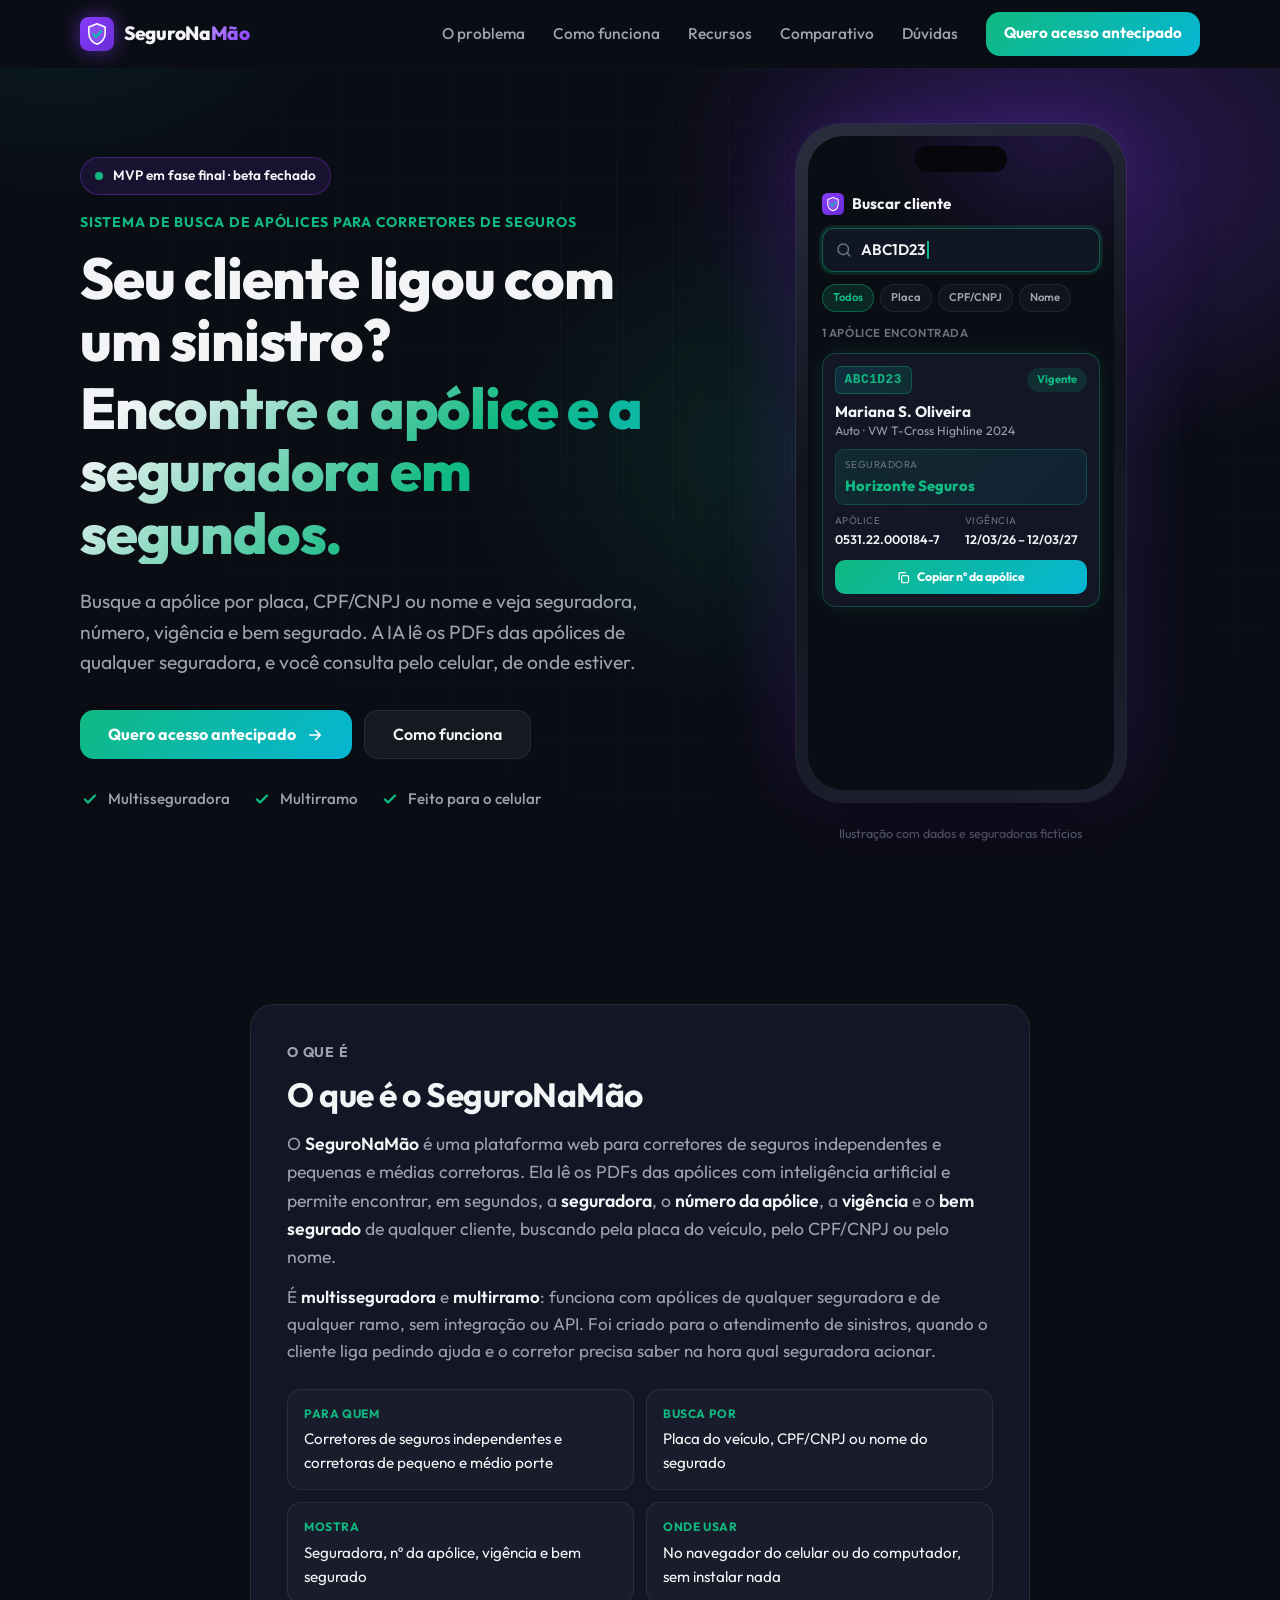
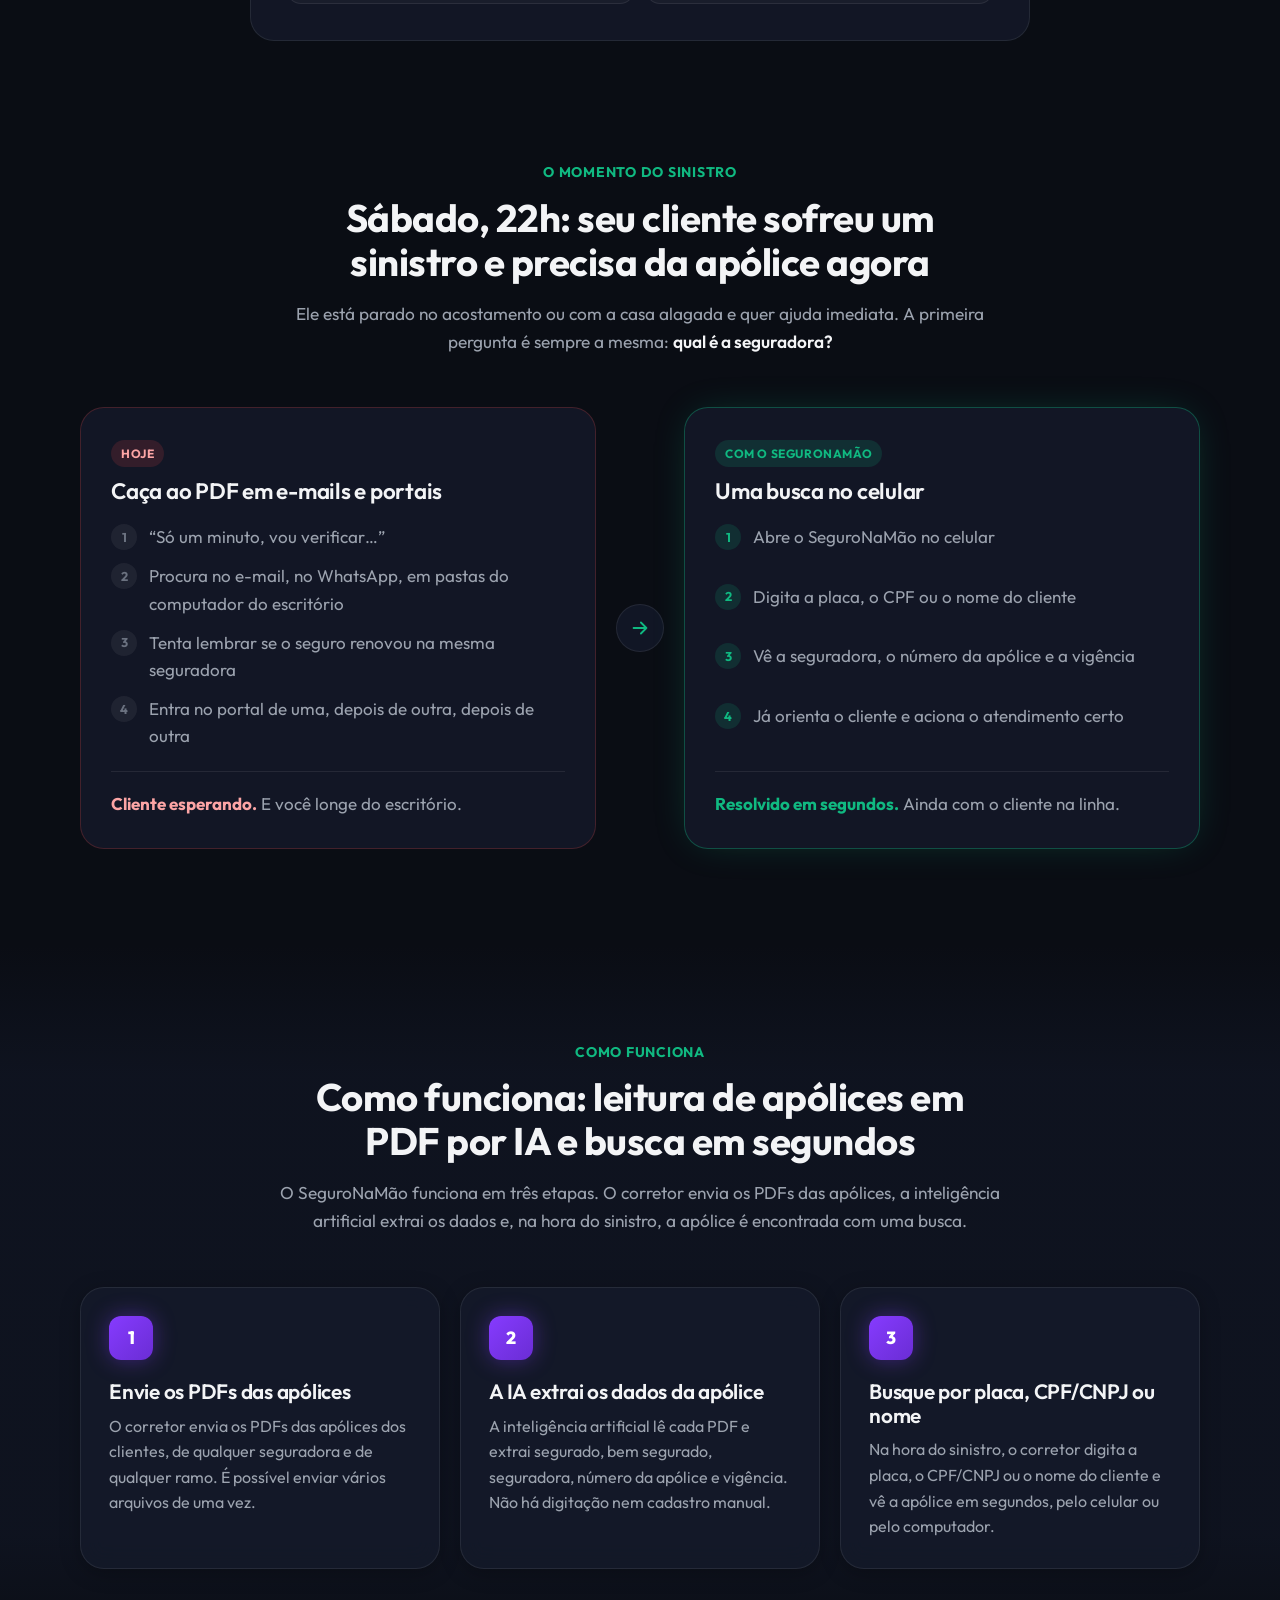
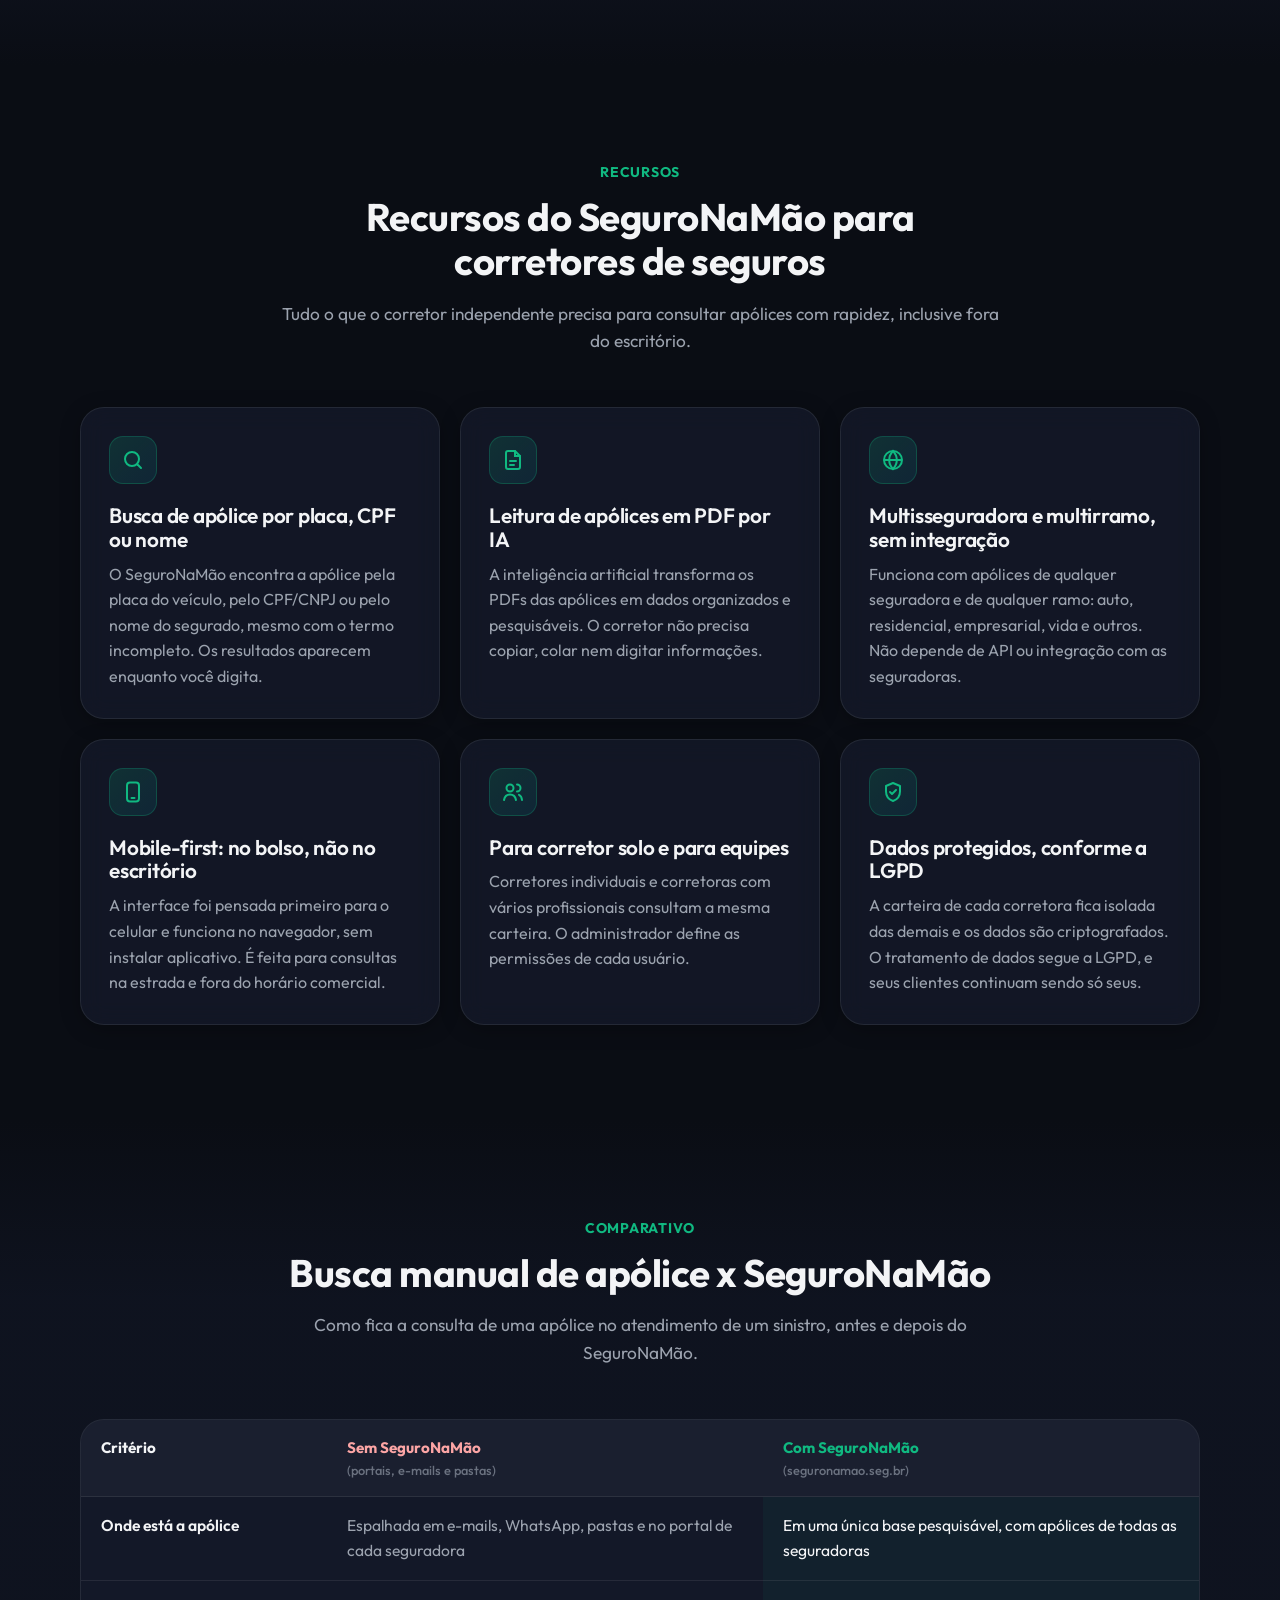
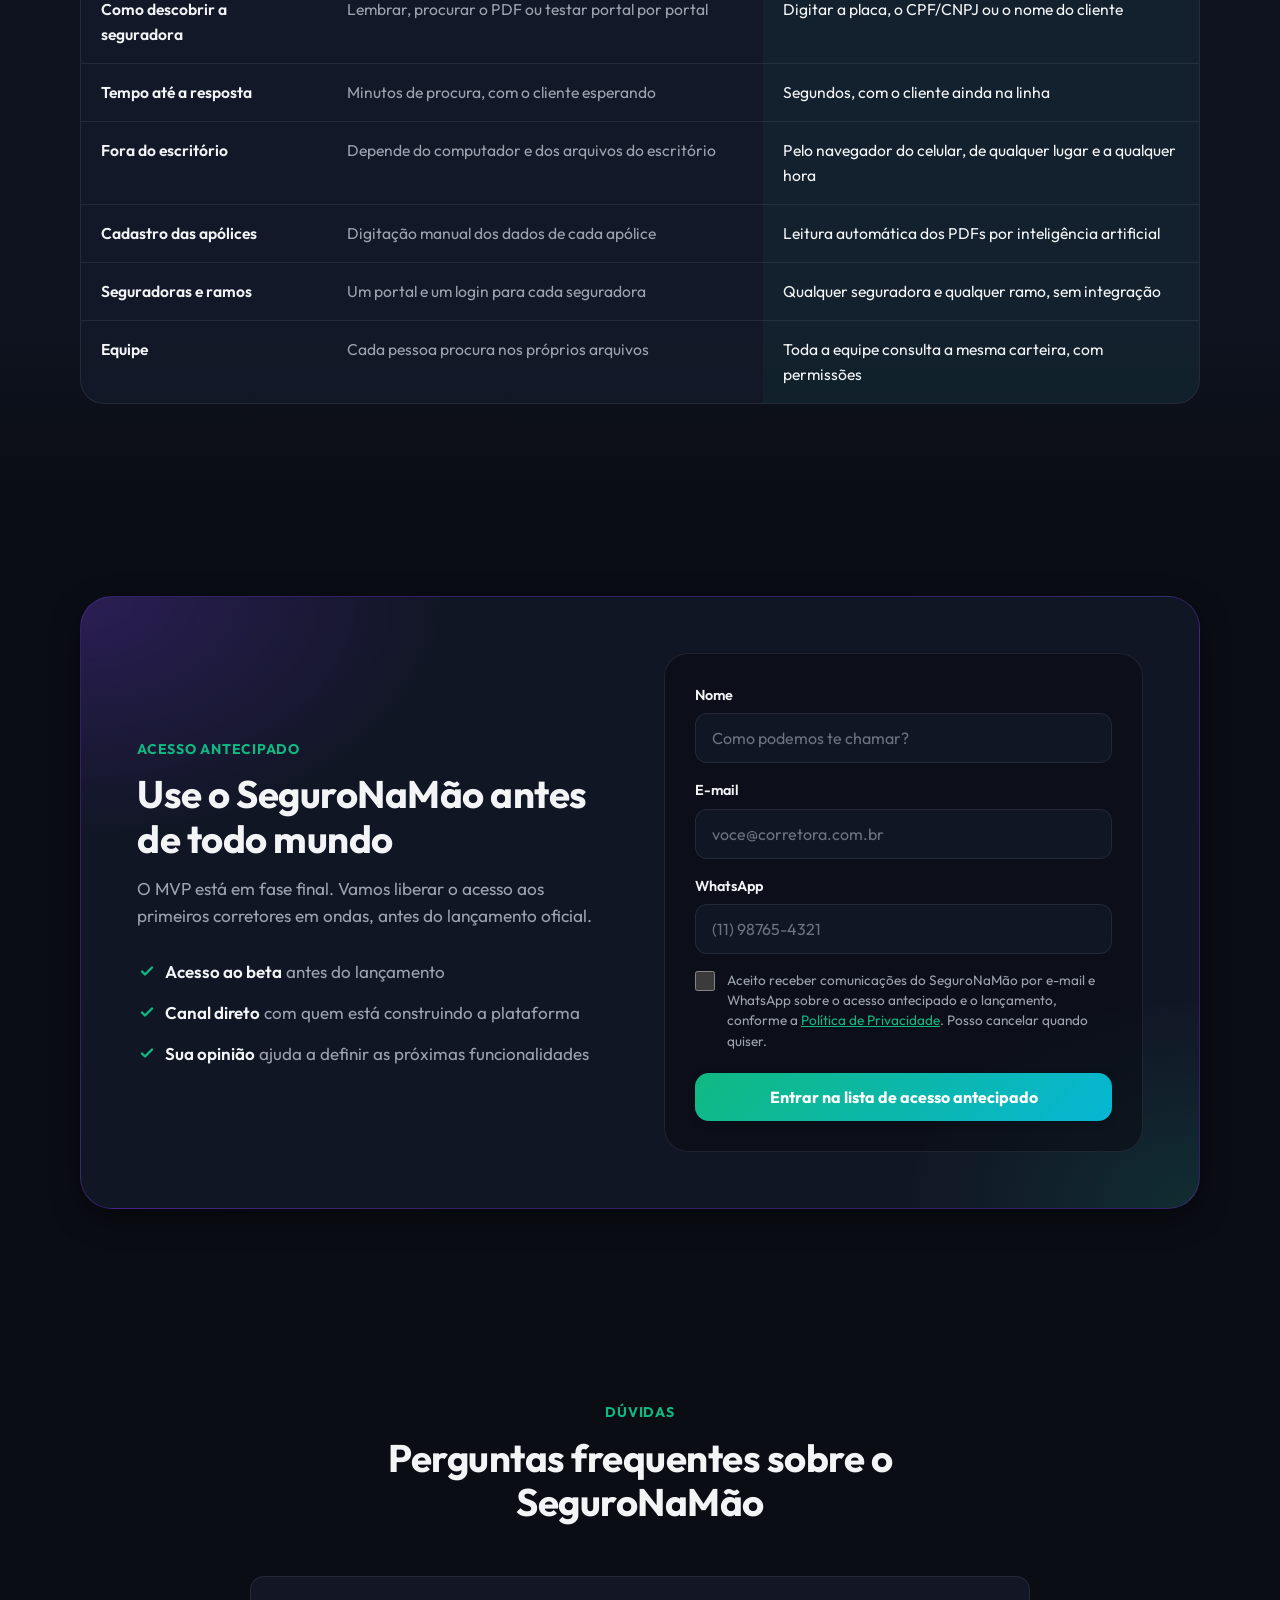
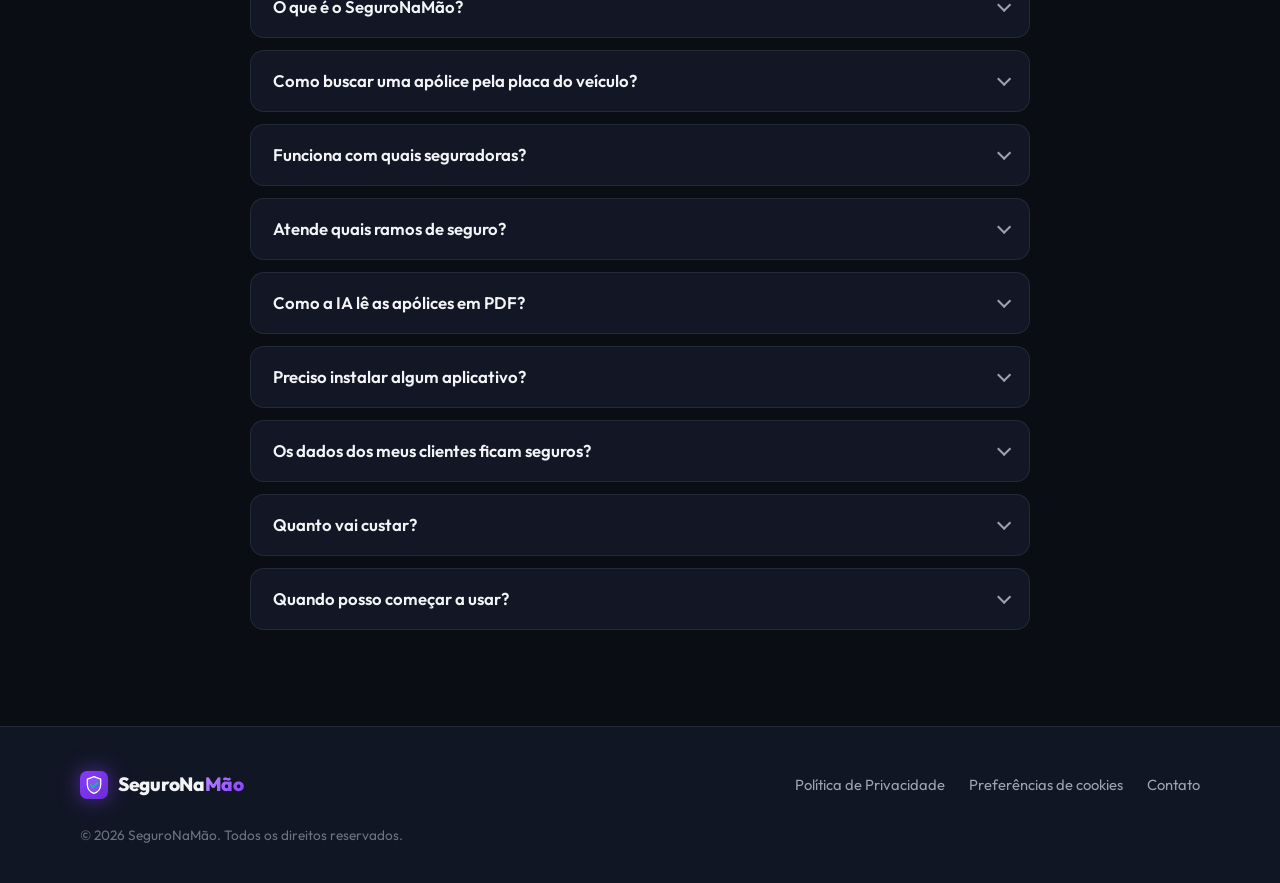
<file: index.html>
<!doctype html>
<html lang="pt-BR">
<head>
  <meta charset="utf-8">
  <meta name="viewport" content="width=device-width, initial-scale=1, viewport-fit=cover">
  <title>Busca de apólice por placa e CPF para corretor | SeguroNaMão</title>
  <meta name="description" content="Sistema para corretor de seguros: busque a apólice por placa, CPF ou nome em segundos, de qualquer seguradora. IA lê os PDFs. Peça acesso ao beta.">
  <link rel="canonical" href="https://seguronamao.seg.br/">
  <meta name="theme-color" content="#0a0d14">
  <link rel="icon" href="assets/logo.svg" type="image/svg+xml">

  <meta property="og:type" content="website">
  <meta property="og:locale" content="pt_BR">
  <meta property="og:site_name" content="SeguroNaMão">
  <meta property="og:url" content="https://seguronamao.seg.br/">
  <meta property="og:title" content="SeguroNaMão: a apólice do seu cliente em segundos, na hora do sinistro">
  <meta property="og:description" content="Busque a apólice por placa, CPF ou nome e saiba na hora qual é a seguradora. Funciona com qualquer seguradora e ramo. Acesso antecipado para corretores.">
  <meta name="twitter:card" content="summary_large_image">
  <!-- TODO: adicionar og:image / twitter:image (1200x630) -->

  <script type="application/ld+json">
  {
    "@context": "https://schema.org",
    "@graph": [
      {
        "@type": "Organization",
        "@id": "https://seguronamao.seg.br/#organization",
        "name": "SeguroNaMão",
        "legalName": "F T BADIA LTDA",
        "taxID": "44.282.415/0001-70",
        "url": "https://seguronamao.seg.br/",
        "logo": "https://seguronamao.seg.br/assets/logo.svg",
        "email": "contato@seguronamao.seg.br",
        "address": {
          "@type": "PostalAddress",
          "streetAddress": "Av. Copacabana, 953",
          "addressLocality": "Porto Alegre",
          "addressRegion": "RS",
          "addressCountry": "BR"
        }
      },
      {
        "@type": "WebSite",
        "@id": "https://seguronamao.seg.br/#website",
        "url": "https://seguronamao.seg.br/",
        "name": "SeguroNaMão",
        "inLanguage": "pt-BR",
        "publisher": { "@id": "https://seguronamao.seg.br/#organization" }
      },
      {
        "@type": "SoftwareApplication",
        "@id": "https://seguronamao.seg.br/#software",
        "name": "SeguroNaMão",
        "url": "https://seguronamao.seg.br/",
        "description": "Plataforma web para corretores de seguros que lê PDFs de apólices com inteligência artificial e permite buscar, por placa, CPF/CNPJ ou nome do segurado, a seguradora, o número da apólice, a vigência e o bem segurado. Funciona com qualquer seguradora e qualquer ramo, sem integração com as seguradoras.",
        "applicationCategory": "BusinessApplication",
        "applicationSubCategory": "Gestão de apólices para corretoras de seguros",
        "operatingSystem": "Web (navegador do celular ou do computador)",
        "inLanguage": "pt-BR",
        "audience": {
          "@type": "BusinessAudience",
          "audienceType": "Corretores de seguros independentes e pequenas e médias corretoras no Brasil"
        },
        "featureList": [
          "Busca de apólice por placa do veículo, CPF/CNPJ ou nome do segurado",
          "Leitura automática de apólices em PDF por inteligência artificial",
          "Funciona com qualquer seguradora e qualquer ramo, sem integração ou API",
          "Interface mobile-first, acessível pelo navegador do celular",
          "Acesso para equipes com permissões definidas pelo administrador",
          "Carteira isolada por corretora e dados criptografados, conforme a LGPD"
        ],
        "publisher": { "@id": "https://seguronamao.seg.br/#organization" }
      },
      {
        "@type": "FAQPage",
        "@id": "https://seguronamao.seg.br/#faq",
        "mainEntity": [
          {
            "@type": "Question",
            "name": "O que é o SeguroNaMão?",
            "acceptedAnswer": { "@type": "Answer", "text": "O SeguroNaMão é uma plataforma web para corretores de seguros que encontra a apólice de um cliente em segundos. Você busca pela placa, pelo CPF/CNPJ ou pelo nome e vê a seguradora, o número da apólice, a vigência e o bem segurado. Foi feito para o atendimento de sinistros, quando o cliente liga pedindo ajuda." }
          },
          {
            "@type": "Question",
            "name": "Como buscar uma apólice pela placa do veículo?",
            "acceptedAnswer": { "@type": "Answer", "text": "No SeguroNaMão, basta digitar a placa no campo de busca, mesmo incompleta. A plataforma mostra a apólice vinculada ao veículo, com a seguradora, o número da apólice e a vigência. A mesma busca funciona por CPF/CNPJ ou nome do segurado." }
          },
          {
            "@type": "Question",
            "name": "Funciona com quais seguradoras?",
            "acceptedAnswer": { "@type": "Answer", "text": "Com todas. O SeguroNaMão é multisseguradora e não depende de integração ou API com as seguradoras: ele lê os PDFs das apólices que você já recebe. Se você tem a apólice em PDF, consegue buscá-la." }
          },
          {
            "@type": "Question",
            "name": "Atende quais ramos de seguro?",
            "acceptedAnswer": { "@type": "Answer", "text": "O SeguroNaMão é multirramo: auto, residencial, empresarial e outros ramos são consultados da mesma forma. A busca é feita pelo nome ou documento do segurado e, no caso de veículos, também pela placa." }
          },
          {
            "@type": "Question",
            "name": "Como a IA lê as apólices em PDF?",
            "acceptedAnswer": { "@type": "Answer", "text": "Você envia os PDFs das apólices e a inteligência artificial do SeguroNaMão extrai automaticamente o segurado, o bem, a seguradora, o número da apólice e a vigência. Não é preciso digitar nem cadastrar nada manualmente." }
          },
          {
            "@type": "Question",
            "name": "Preciso instalar algum aplicativo?",
            "acceptedAnswer": { "@type": "Answer", "text": "Não. O SeguroNaMão funciona direto no navegador do celular ou do computador. No celular, você pode adicioná-lo à tela inicial para abrir como um app." }
          },
          {
            "@type": "Question",
            "name": "Os dados dos meus clientes ficam seguros?",
            "acceptedAnswer": { "@type": "Answer", "text": "Sim. Cada corretora tem sua carteira isolada das demais, os dados são criptografados e o tratamento segue a LGPD. Ninguém de fora da sua corretora tem acesso aos seus clientes." }
          },
          {
            "@type": "Question",
            "name": "Quanto vai custar?",
            "acceptedAnswer": { "@type": "Answer", "text": "Os planos serão anunciados no lançamento, com opções para corretor individual e para corretoras com equipe. Quem está na lista de acesso antecipado fica sabendo primeiro." }
          },
          {
            "@type": "Question",
            "name": "Quando posso começar a usar?",
            "acceptedAnswer": { "@type": "Answer", "text": "O MVP está em fase final e o beta será liberado aos poucos para quem está na lista, por ordem de cadastro. Você recebe o convite por e-mail e WhatsApp." }
          }
        ]
      }
    ]
  }
  </script>

  <link rel="preconnect" href="https://fonts.googleapis.com">
  <link rel="preconnect" href="https://fonts.gstatic.com" crossorigin>
  <link href="https://fonts.googleapis.com/css2?family=Outfit:wght@300;400;500;600;700;800&display=swap" rel="stylesheet">
  <link rel="stylesheet" href="css/styles.css">
</head>
<body>
  <a class="skip-link" href="#conteudo">Pular para o conteúdo</a>

  <!-- ============ HEADER ============ -->
  <header class="site-header">
    <div class="container header-inner">
      <a class="brand" href="#topo" aria-label="SeguroNaMão — início">
        <img src="assets/logo.svg" alt="" width="34" height="34">
        <span class="brand-name">SeguroNa<span>Mão</span></span>
      </a>

      <button class="nav-toggle" type="button" aria-expanded="false" aria-controls="site-nav" aria-label="Abrir menu">
        <span></span><span></span>
      </button>

      <nav id="site-nav" class="site-nav" aria-label="Principal">
        <a href="#o-problema">O problema</a>
        <a href="#como-funciona">Como funciona</a>
        <a href="#recursos">Recursos</a>
        <a href="#comparativo">Comparativo</a>
        <a href="#faq">Dúvidas</a>
        <a class="btn btn-primary btn-sm" href="#acesso">Quero acesso antecipado</a>
      </nav>
    </div>
  </header>

  <main id="conteudo">
    <!-- ============ HERO ============ -->
    <section class="hero" id="topo">
      <div class="hero-glow" aria-hidden="true"></div>
      <div class="container hero-inner">
        <div class="hero-copy">
          <span class="pill"><span class="pulse-indicator" aria-hidden="true"></span> MVP em fase final · beta fechado</span>
          <p class="overline hero-overline">Sistema de busca de apólices para corretores de seguros</p>
          <h1>
            Seu cliente ligou com um sinistro?
            <span class="text-gradient">Encontre a apólice e a seguradora em segundos.</span>
          </h1>
          <p class="lead">
            Busque a apólice por placa, CPF/CNPJ ou nome e veja seguradora, número, vigência e bem segurado. A IA lê os PDFs das apólices de qualquer seguradora, e você consulta pelo celular, de onde estiver.
          </p>
          <div class="hero-actions">
            <a class="btn btn-primary" href="#acesso">
              Quero acesso antecipado
              <svg width="18" height="18" viewBox="0 0 24 24" fill="none" aria-hidden="true"><path d="M5 12h14m-6-6 6 6-6 6" stroke="currentColor" stroke-width="2.2" stroke-linecap="round" stroke-linejoin="round"/></svg>
            </a>
            <a class="btn btn-secondary" href="#como-funciona">Como funciona</a>
          </div>
          <ul class="hero-points">
            <li><svg viewBox="0 0 20 20" aria-hidden="true"><path d="m5 10.5 3 3 7-7" /></svg>Multisseguradora</li>
            <li><svg viewBox="0 0 20 20" aria-hidden="true"><path d="m5 10.5 3 3 7-7" /></svg>Multirramo</li>
            <li><svg viewBox="0 0 20 20" aria-hidden="true"><path d="m5 10.5 3 3 7-7" /></svg>Feito para o celular</li>
          </ul>
        </div>

        <!-- Mockup do app (dados fictícios) -->
        <div class="hero-visual" aria-label="Demonstração: busca de apólice no SeguroNaMão" role="img">
          <div class="phone">
            <div class="phone-notch" aria-hidden="true"></div>
            <div class="phone-screen" aria-hidden="true">
              <div class="app-top">
                <img src="assets/logo.svg" alt="" width="22" height="22">
                <span>Buscar cliente</span>
              </div>
              <div class="app-search">
                <svg viewBox="0 0 24 24" width="18" height="18" fill="none"><circle cx="11" cy="11" r="7" stroke="currentColor" stroke-width="2"/><path d="m20 20-3.5-3.5" stroke="currentColor" stroke-width="2" stroke-linecap="round"/></svg>
                <span id="demo-query" class="app-query"></span><span class="caret"></span>
              </div>
              <div class="app-chips">
                <span class="chip is-active">Todos</span><span class="chip">Placa</span><span class="chip">CPF/CNPJ</span><span class="chip">Nome</span>
              </div>

              <div id="demo-results" class="app-results">
                <p id="demo-count" class="app-count"></p>

                <article class="policy-card" data-kind="auto">
                  <header class="policy-head">
                    <span class="badge-plate">ABC1D23</span>
                    <span class="badge-active">Vigente</span>
                  </header>
                  <p class="policy-holder">Mariana S. Oliveira</p>
                  <p class="policy-object">Auto · VW T-Cross Highline 2024</p>
                  <dl class="policy-grid">
                    <div class="policy-insurer"><dt>Seguradora</dt><dd>Horizonte Seguros</dd></div>
                    <div><dt>Apólice</dt><dd>0531.22.000184-7</dd></div>
                    <div><dt>Vigência</dt><dd>12/03/26 – 12/03/27</dd></div>
                  </dl>
                  <span class="policy-action">
                    <svg viewBox="0 0 24 24" width="15" height="15" fill="none"><rect x="9" y="9" width="11" height="11" rx="2" stroke="currentColor" stroke-width="2"/><path d="M5 15V6a2 2 0 0 1 2-2h8" stroke="currentColor" stroke-width="2" stroke-linecap="round"/></svg>
                    Copiar nº da apólice
                  </span>
                </article>

                <article class="policy-card policy-card-compact" data-kind="home">
                  <header class="policy-head">
                    <span class="badge-kind">Residencial</span>
                    <span class="badge-active">Vigente</span>
                  </header>
                  <p class="policy-object">R. das Palmeiras, 210 · Campinas/SP</p>
                  <dl class="policy-grid">
                    <div class="policy-insurer"><dt>Seguradora</dt><dd>Atlântica Seguros</dd></div>
                    <div><dt>Apólice</dt><dd>77.410.0093</dd></div>
                  </dl>
                </article>
              </div>
            </div>
          </div>
          <p class="mock-note">Ilustração com dados e seguradoras fictícios</p>
        </div>
      </div>
    </section>

    <!-- ============ O QUE É ============ -->
    <section class="section section-define" id="o-que-e">
      <div class="container container-narrow">
        <div class="define reveal">
          <p class="overline">O que é</p>
          <h2>O que é o SeguroNaMão</h2>
          <p class="define-lead">O <strong>SeguroNaMão</strong> é uma plataforma web para corretores de seguros independentes e pequenas e médias corretoras. Ela lê os PDFs das apólices com inteligência artificial e permite encontrar, em segundos, a <strong>seguradora</strong>, o <strong>número da apólice</strong>, a <strong>vigência</strong> e o <strong>bem segurado</strong> de qualquer cliente, buscando pela placa do veículo, pelo CPF/CNPJ ou pelo nome.</p>
          <p>É <strong>multisseguradora</strong> e <strong>multirramo</strong>: funciona com apólices de qualquer seguradora e de qualquer ramo, sem integração ou API. Foi criado para o atendimento de sinistros, quando o cliente liga pedindo ajuda e o corretor precisa saber na hora qual seguradora acionar.</p>
          <dl class="define-facts">
            <div><dt>Para quem</dt><dd>Corretores de seguros independentes e corretoras de pequeno e médio porte</dd></div>
            <div><dt>Busca por</dt><dd>Placa do veículo, CPF/CNPJ ou nome do segurado</dd></div>
            <div><dt>Mostra</dt><dd>Seguradora, nº da apólice, vigência e bem segurado</dd></div>
            <div><dt>Onde usar</dt><dd>No navegador do celular ou do computador, sem instalar nada</dd></div>
          </dl>
        </div>
      </div>
    </section>

    <!-- ============ O PROBLEMA ============ -->
    <section class="section" id="o-problema">
      <div class="container">
        <div class="section-head reveal">
          <p class="overline">O momento do sinistro</p>
          <h2>Sábado, 22h: seu cliente sofreu um sinistro e precisa da apólice agora</h2>
          <p class="section-lead">Ele está parado no acostamento ou com a casa alagada e quer ajuda imediata. A primeira pergunta é sempre a mesma: <em>qual é a seguradora?</em></p>
        </div>

        <div class="compare">
          <article class="compare-card compare-before reveal">
            <header>
              <span class="compare-tag">Hoje</span>
              <h3>Caça ao PDF em e-mails e portais</h3>
            </header>
            <ol class="steps-list">
              <li>“Só um minuto, vou verificar…”</li>
              <li>Procura no e-mail, no WhatsApp, em pastas do computador do escritório</li>
              <li>Tenta lembrar se o seguro renovou na mesma seguradora</li>
              <li>Entra no portal de uma, depois de outra, depois de outra</li>
            </ol>
            <p class="compare-result"><strong>Cliente esperando.</strong> E você longe do escritório.</p>
          </article>

          <div class="compare-arrow" aria-hidden="true">
            <svg viewBox="0 0 24 24" fill="none"><path d="M5 12h14m-6-6 6 6-6 6" stroke="currentColor" stroke-width="2" stroke-linecap="round" stroke-linejoin="round"/></svg>
          </div>

          <article class="compare-card compare-after reveal">
            <header>
              <span class="compare-tag">Com o SeguroNaMão</span>
              <h3>Uma busca no celular</h3>
            </header>
            <ol class="steps-list">
              <li>Abre o SeguroNaMão no celular</li>
              <li>Digita a placa, o CPF ou o nome do cliente</li>
              <li>Vê a seguradora, o número da apólice e a vigência</li>
              <li>Já orienta o cliente e aciona o atendimento certo</li>
            </ol>
            <p class="compare-result"><strong>Resolvido em segundos.</strong> Ainda com o cliente na linha.</p>
          </article>
        </div>
      </div>
    </section>

    <!-- ============ COMO FUNCIONA ============ -->
    <section class="section section-alt" id="como-funciona">
      <div class="container">
        <div class="section-head reveal">
          <p class="overline">Como funciona</p>
          <h2>Como funciona: leitura de apólices em PDF por IA e busca em segundos</h2>
          <p class="section-lead">O SeguroNaMão funciona em três etapas. O corretor envia os PDFs das apólices, a inteligência artificial extrai os dados e, na hora do sinistro, a apólice é encontrada com uma busca.</p>
        </div>

        <ol class="how">
          <li class="how-step glass-card reveal">
            <span class="how-num">1</span>
            <h3>Envie os PDFs das apólices</h3>
            <p>O corretor envia os PDFs das apólices dos clientes, de qualquer seguradora e de qualquer ramo. É possível enviar vários arquivos de uma vez.</p>
          </li>
          <li class="how-step glass-card reveal">
            <span class="how-num">2</span>
            <h3>A IA extrai os dados da apólice</h3>
            <p>A inteligência artificial lê cada PDF e extrai segurado, bem segurado, seguradora, número da apólice e vigência. Não há digitação nem cadastro manual.</p>
          </li>
          <li class="how-step glass-card reveal">
            <span class="how-num">3</span>
            <h3>Busque por placa, CPF/CNPJ ou nome</h3>
            <p>Na hora do sinistro, o corretor digita a placa, o CPF/CNPJ ou o nome do cliente e vê a apólice em segundos, pelo celular ou pelo computador.</p>
          </li>
        </ol>
      </div>
    </section>

    <!-- ============ RECURSOS ============ -->
    <section class="section" id="recursos">
      <div class="container">
        <div class="section-head reveal">
          <p class="overline">Recursos</p>
          <h2>Recursos do SeguroNaMão para corretores de seguros</h2>
          <p class="section-lead">Tudo o que o corretor independente precisa para consultar apólices com rapidez, inclusive fora do escritório.</p>
        </div>

        <div class="features">
          <article class="feature glass-card reveal">
            <div class="feature-icon" aria-hidden="true">
              <svg viewBox="0 0 24 24" fill="none"><circle cx="11" cy="11" r="7" stroke="currentColor" stroke-width="2"/><path d="m20 20-3.5-3.5" stroke="currentColor" stroke-width="2" stroke-linecap="round"/></svg>
            </div>
            <h3>Busca de apólice por placa, CPF ou nome</h3>
            <p>O SeguroNaMão encontra a apólice pela placa do veículo, pelo CPF/CNPJ ou pelo nome do segurado, mesmo com o termo incompleto. Os resultados aparecem enquanto você digita.</p>
          </article>

          <article class="feature glass-card reveal">
            <div class="feature-icon" aria-hidden="true">
              <svg viewBox="0 0 24 24" fill="none"><path d="M14 3H7a2 2 0 0 0-2 2v14a2 2 0 0 0 2 2h10a2 2 0 0 0 2-2V8l-5-5Z" stroke="currentColor" stroke-width="2" stroke-linejoin="round"/><path d="M14 3v5h5M9 13h6M9 17h4" stroke="currentColor" stroke-width="2" stroke-linecap="round"/></svg>
            </div>
            <h3>Leitura de apólices em PDF por IA</h3>
            <p>A inteligência artificial transforma os PDFs das apólices em dados organizados e pesquisáveis. O corretor não precisa copiar, colar nem digitar informações.</p>
          </article>

          <article class="feature glass-card reveal">
            <div class="feature-icon" aria-hidden="true">
              <svg viewBox="0 0 24 24" fill="none"><circle cx="12" cy="12" r="9" stroke="currentColor" stroke-width="2"/><path d="M3 12h18M12 3c2.5 2.6 3.8 5.6 3.8 9s-1.3 6.4-3.8 9c-2.5-2.6-3.8-5.6-3.8-9S9.5 5.6 12 3Z" stroke="currentColor" stroke-width="2"/></svg>
            </div>
            <h3>Multisseguradora e multirramo, sem integração</h3>
            <p>Funciona com apólices de qualquer seguradora e de qualquer ramo: auto, residencial, empresarial, vida e outros. Não depende de API ou integração com as seguradoras.</p>
          </article>

          <article class="feature glass-card reveal">
            <div class="feature-icon" aria-hidden="true">
              <svg viewBox="0 0 24 24" fill="none"><rect x="6" y="2.5" width="12" height="19" rx="3" stroke="currentColor" stroke-width="2"/><path d="M10.5 18h3" stroke="currentColor" stroke-width="2" stroke-linecap="round"/></svg>
            </div>
            <h3>Mobile-first: no bolso, não no escritório</h3>
            <p>A interface foi pensada primeiro para o celular e funciona no navegador, sem instalar aplicativo. É feita para consultas na estrada e fora do horário comercial.</p>
          </article>

          <article class="feature glass-card reveal">
            <div class="feature-icon" aria-hidden="true">
              <svg viewBox="0 0 24 24" fill="none"><circle cx="9" cy="8" r="3.5" stroke="currentColor" stroke-width="2"/><path d="M3 20c.6-3.4 3-5.5 6-5.5s5.4 2.1 6 5.5" stroke="currentColor" stroke-width="2" stroke-linecap="round"/><path d="M16 4.5a3.5 3.5 0 0 1 0 7M18 14.8c1.7.8 2.8 2.6 3 5.2" stroke="currentColor" stroke-width="2" stroke-linecap="round"/></svg>
            </div>
            <h3>Para corretor solo e para equipes</h3>
            <p>Corretores individuais e corretoras com vários profissionais consultam a mesma carteira. O administrador define as permissões de cada usuário.</p>
          </article>

          <article class="feature glass-card reveal" id="seguranca">
            <div class="feature-icon" aria-hidden="true">
              <svg viewBox="0 0 24 24" fill="none"><path d="M12 3 5 6v5.5c0 4.4 3 8.1 7 9.5 4-1.4 7-5.1 7-9.5V6l-7-3Z" stroke="currentColor" stroke-width="2" stroke-linejoin="round"/><path d="m9 12 2 2 4-4" stroke="currentColor" stroke-width="2" stroke-linecap="round" stroke-linejoin="round"/></svg>
            </div>
            <h3>Dados protegidos, conforme a LGPD</h3>
            <p>A carteira de cada corretora fica isolada das demais e os dados são criptografados. O tratamento de dados segue a LGPD, e seus clientes continuam sendo só seus.</p>
          </article>
        </div>
      </div>
    </section>

    <!-- ============ COMPARATIVO ============ -->
    <section class="section section-alt" id="comparativo">
      <div class="container">
        <div class="section-head reveal">
          <p class="overline">Comparativo</p>
          <h2>Busca manual de apólice x SeguroNaMão</h2>
          <p class="section-lead">Como fica a consulta de uma apólice no atendimento de um sinistro, antes e depois do SeguroNaMão.</p>
        </div>

        <div class="table-wrap reveal">
          <table class="compare-table">
            <caption class="sr-only">Comparativo entre a busca manual de apólices e o SeguroNaMão</caption>
            <thead>
              <tr>
                <th scope="col">Critério</th>
                <th scope="col">Sem SeguroNaMão <span>(portais, e-mails e pastas)</span></th>
                <th scope="col">Com SeguroNaMão <span>(seguronamao.seg.br)</span></th>
              </tr>
            </thead>
            <tbody>
              <tr>
                <th scope="row">Onde está a apólice</th>
                <td data-label="Sem SeguroNaMão">Espalhada em e-mails, WhatsApp, pastas e no portal de cada seguradora</td>
                <td data-label="Com SeguroNaMão">Em uma única base pesquisável, com apólices de todas as seguradoras</td>
              </tr>
              <tr>
                <th scope="row">Como descobrir a seguradora</th>
                <td data-label="Sem SeguroNaMão">Lembrar, procurar o PDF ou testar portal por portal</td>
                <td data-label="Com SeguroNaMão">Digitar a placa, o CPF/CNPJ ou o nome do cliente</td>
              </tr>
              <tr>
                <th scope="row">Tempo até a resposta</th>
                <td data-label="Sem SeguroNaMão">Minutos de procura, com o cliente esperando</td>
                <td data-label="Com SeguroNaMão">Segundos, com o cliente ainda na linha</td>
              </tr>
              <tr>
                <th scope="row">Fora do escritório</th>
                <td data-label="Sem SeguroNaMão">Depende do computador e dos arquivos do escritório</td>
                <td data-label="Com SeguroNaMão">Pelo navegador do celular, de qualquer lugar e a qualquer hora</td>
              </tr>
              <tr>
                <th scope="row">Cadastro das apólices</th>
                <td data-label="Sem SeguroNaMão">Digitação manual dos dados de cada apólice</td>
                <td data-label="Com SeguroNaMão">Leitura automática dos PDFs por inteligência artificial</td>
              </tr>
              <tr>
                <th scope="row">Seguradoras e ramos</th>
                <td data-label="Sem SeguroNaMão">Um portal e um login para cada seguradora</td>
                <td data-label="Com SeguroNaMão">Qualquer seguradora e qualquer ramo, sem integração</td>
              </tr>
              <tr>
                <th scope="row">Equipe</th>
                <td data-label="Sem SeguroNaMão">Cada pessoa procura nos próprios arquivos</td>
                <td data-label="Com SeguroNaMão">Toda a equipe consulta a mesma carteira, com permissões</td>
              </tr>
            </tbody>
          </table>
        </div>
      </div>
    </section>

    <!-- ============ ACESSO ANTECIPADO ============ -->
    <section class="section section-cta" id="acesso">
      <div class="container">
        <div class="cta-panel reveal">
          <div class="cta-copy">
            <p class="overline">Acesso antecipado</p>
            <h2>Use o SeguroNaMão antes de todo mundo</h2>
            <p class="section-lead">O MVP está em fase final. Vamos liberar o acesso aos primeiros corretores em ondas, antes do lançamento oficial.</p>
            <ul class="benefits">
              <li><svg viewBox="0 0 20 20" aria-hidden="true"><path d="m5 10.5 3 3 7-7" /></svg><span><strong>Acesso ao beta</strong> antes do lançamento</span></li>
              <li><svg viewBox="0 0 20 20" aria-hidden="true"><path d="m5 10.5 3 3 7-7" /></svg><span><strong>Canal direto</strong> com quem está construindo a plataforma</span></li>
              <li><svg viewBox="0 0 20 20" aria-hidden="true"><path d="m5 10.5 3 3 7-7" /></svg><span><strong>Sua opinião</strong> ajuda a definir as próximas funcionalidades</span></li>
            </ul>
          </div>

          <div class="cta-form">
            <form id="lead-form" class="lead-form" novalidate>
              <div class="field">
                <label for="lead-nome">Nome</label>
                <input id="lead-nome" name="nome" type="text" autocomplete="name" placeholder="Como podemos te chamar?" required>
                <p class="field-error" aria-live="polite"></p>
              </div>
              <div class="field">
                <label for="lead-email">E-mail</label>
                <input id="lead-email" name="email" type="email" autocomplete="email" inputmode="email" placeholder="voce@corretora.com.br" required>
                <p class="field-error" aria-live="polite"></p>
              </div>
              <div class="field">
                <label for="lead-whatsapp">WhatsApp</label>
                <input id="lead-whatsapp" name="whatsapp" type="tel" autocomplete="tel-national" inputmode="numeric" placeholder="(11) 98765-4321" required>
                <p class="field-error" aria-live="polite"></p>
              </div>

              <!-- Honeypot anti-spam -->
              <div class="hp" aria-hidden="true">
                <label for="lead-site">Site da empresa</label>
                <input id="lead-site" name="empresa_site" type="text" tabindex="-1" autocomplete="off">
              </div>

              <div class="field field-check">
                <label class="check">
                  <input name="consentimento" type="checkbox" required>
                  <span>Aceito receber comunicações do SeguroNaMão por e-mail e WhatsApp sobre o acesso antecipado e o lançamento, conforme a <a href="privacidade.html" target="_blank" rel="noopener">Política de Privacidade</a>. Posso cancelar quando quiser.</span>
                </label>
                <p class="field-error" aria-live="polite"></p>
              </div>

              <button class="btn btn-primary btn-block" type="submit">
                <span class="btn-label">Entrar na lista de acesso antecipado</span>
                <span class="spinner" aria-hidden="true"></span>
              </button>
              <p id="lead-status" class="form-status" role="status" aria-live="polite"></p>
            </form>

            <div id="lead-success" class="lead-success" hidden>
              <div class="success-icon" aria-hidden="true">
                <svg viewBox="0 0 24 24" fill="none"><path d="m6 12.5 4 4 8-9" stroke="currentColor" stroke-width="2.6" stroke-linecap="round" stroke-linejoin="round"/></svg>
              </div>
              <h3>Pronto, <span id="lead-success-name"></span>! Você está na lista.</h3>
              <p>Vamos avisar por e-mail e WhatsApp assim que seu acesso ao beta for liberado.</p>
            </div>
          </div>
        </div>
      </div>
    </section>

    <!-- ============ FAQ ============ -->
    <section class="section" id="faq">
      <div class="container container-narrow">
        <div class="section-head reveal">
          <p class="overline">Dúvidas</p>
          <h2>Perguntas frequentes sobre o SeguroNaMão</h2>
        </div>

        <div class="faq reveal">
          <details>
            <summary><h3>O que é o SeguroNaMão?</h3></summary>
            <p>O SeguroNaMão é uma plataforma web para corretores de seguros que encontra a apólice de um cliente em segundos. Você busca pela placa, pelo CPF/CNPJ ou pelo nome e vê a seguradora, o número da apólice, a vigência e o bem segurado. Foi feito para o atendimento de sinistros, quando o cliente liga pedindo ajuda.</p>
          </details>
          <details>
            <summary><h3>Como buscar uma apólice pela placa do veículo?</h3></summary>
            <p>No SeguroNaMão, basta digitar a placa no campo de busca, mesmo incompleta. A plataforma mostra a apólice vinculada ao veículo, com a seguradora, o número da apólice e a vigência. A mesma busca funciona por CPF/CNPJ ou nome do segurado.</p>
          </details>
          <details>
            <summary><h3>Funciona com quais seguradoras?</h3></summary>
            <p>Com todas. O SeguroNaMão é multisseguradora e não depende de integração ou API com as seguradoras: ele lê os PDFs das apólices que você já recebe. Se você tem a apólice em PDF, consegue buscá-la.</p>
          </details>
          <details>
            <summary><h3>Atende quais ramos de seguro?</h3></summary>
            <p>O SeguroNaMão é multirramo: auto, residencial, empresarial e outros ramos são consultados da mesma forma. A busca é feita pelo nome ou documento do segurado e, no caso de veículos, também pela placa.</p>
          </details>
          <details>
            <summary><h3>Como a IA lê as apólices em PDF?</h3></summary>
            <p>Você envia os PDFs das apólices e a inteligência artificial do SeguroNaMão extrai automaticamente o segurado, o bem, a seguradora, o número da apólice e a vigência. Não é preciso digitar nem cadastrar nada manualmente.</p>
          </details>
          <details>
            <summary><h3>Preciso instalar algum aplicativo?</h3></summary>
            <p>Não. O SeguroNaMão funciona direto no navegador do celular ou do computador. No celular, você pode adicioná-lo à tela inicial para abrir como um app.</p>
          </details>
          <details>
            <summary><h3>Os dados dos meus clientes ficam seguros?</h3></summary>
            <p>Sim. Cada corretora tem sua carteira isolada das demais, os dados são criptografados e o tratamento segue a LGPD. Ninguém de fora da sua corretora tem acesso aos seus clientes.</p>
          </details>
          <details>
            <summary><h3>Quanto vai custar?</h3></summary>
            <p>Os planos serão anunciados no lançamento, com opções para corretor individual e para corretoras com equipe. Quem está na lista de acesso antecipado fica sabendo primeiro.</p>
          </details>
          <details>
            <summary><h3>Quando posso começar a usar?</h3></summary>
            <p>O MVP está em fase final e o beta será liberado aos poucos para quem está na lista, por ordem de cadastro. Você recebe o convite por e-mail e WhatsApp.</p>
          </details>
        </div>
      </div>
    </section>
  </main>

  <!-- ============ FOOTER ============ -->
  <footer class="site-footer">
    <div class="container footer-inner">
      <a class="brand" href="#topo" aria-label="SeguroNaMão — início">
        <img src="assets/logo.svg" alt="" width="28" height="28">
        <span class="brand-name">SeguroNa<span>Mão</span></span>
      </a>
      <nav class="footer-links" aria-label="Rodapé">
        <a href="privacidade.html">Política de Privacidade</a>
        <a href="#" id="cookie-manage" hidden>Preferências de cookies</a>
        <a href="mailto:contato@seguronamao.seg.br">Contato</a>
      </nav>
      <p class="footer-copy">© <span id="year">2026</span> SeguroNaMão. Todos os direitos reservados.</p>
    </div>
  </footer>

  <!-- ============ BANNER DE COOKIES ============ -->
  <div id="cookie-banner" class="cookie-banner" role="dialog" aria-live="polite" aria-label="Preferências de cookies" hidden>
    <p>Usamos cookies de medição (Google Analytics e Meta) para entender como a página é usada e melhorar nossas campanhas. Você escolhe. <a href="privacidade.html#cookies">Saiba mais</a></p>
    <div class="cookie-actions">
      <button id="cookie-decline" class="btn btn-secondary btn-sm" type="button">Recusar</button>
      <button id="cookie-accept" class="btn btn-primary btn-sm" type="button">Aceitar</button>
    </div>
  </div>

  <script src="js/config.js"></script>
  <script src="js/main.js"></script>
</body>
</html>
</file>
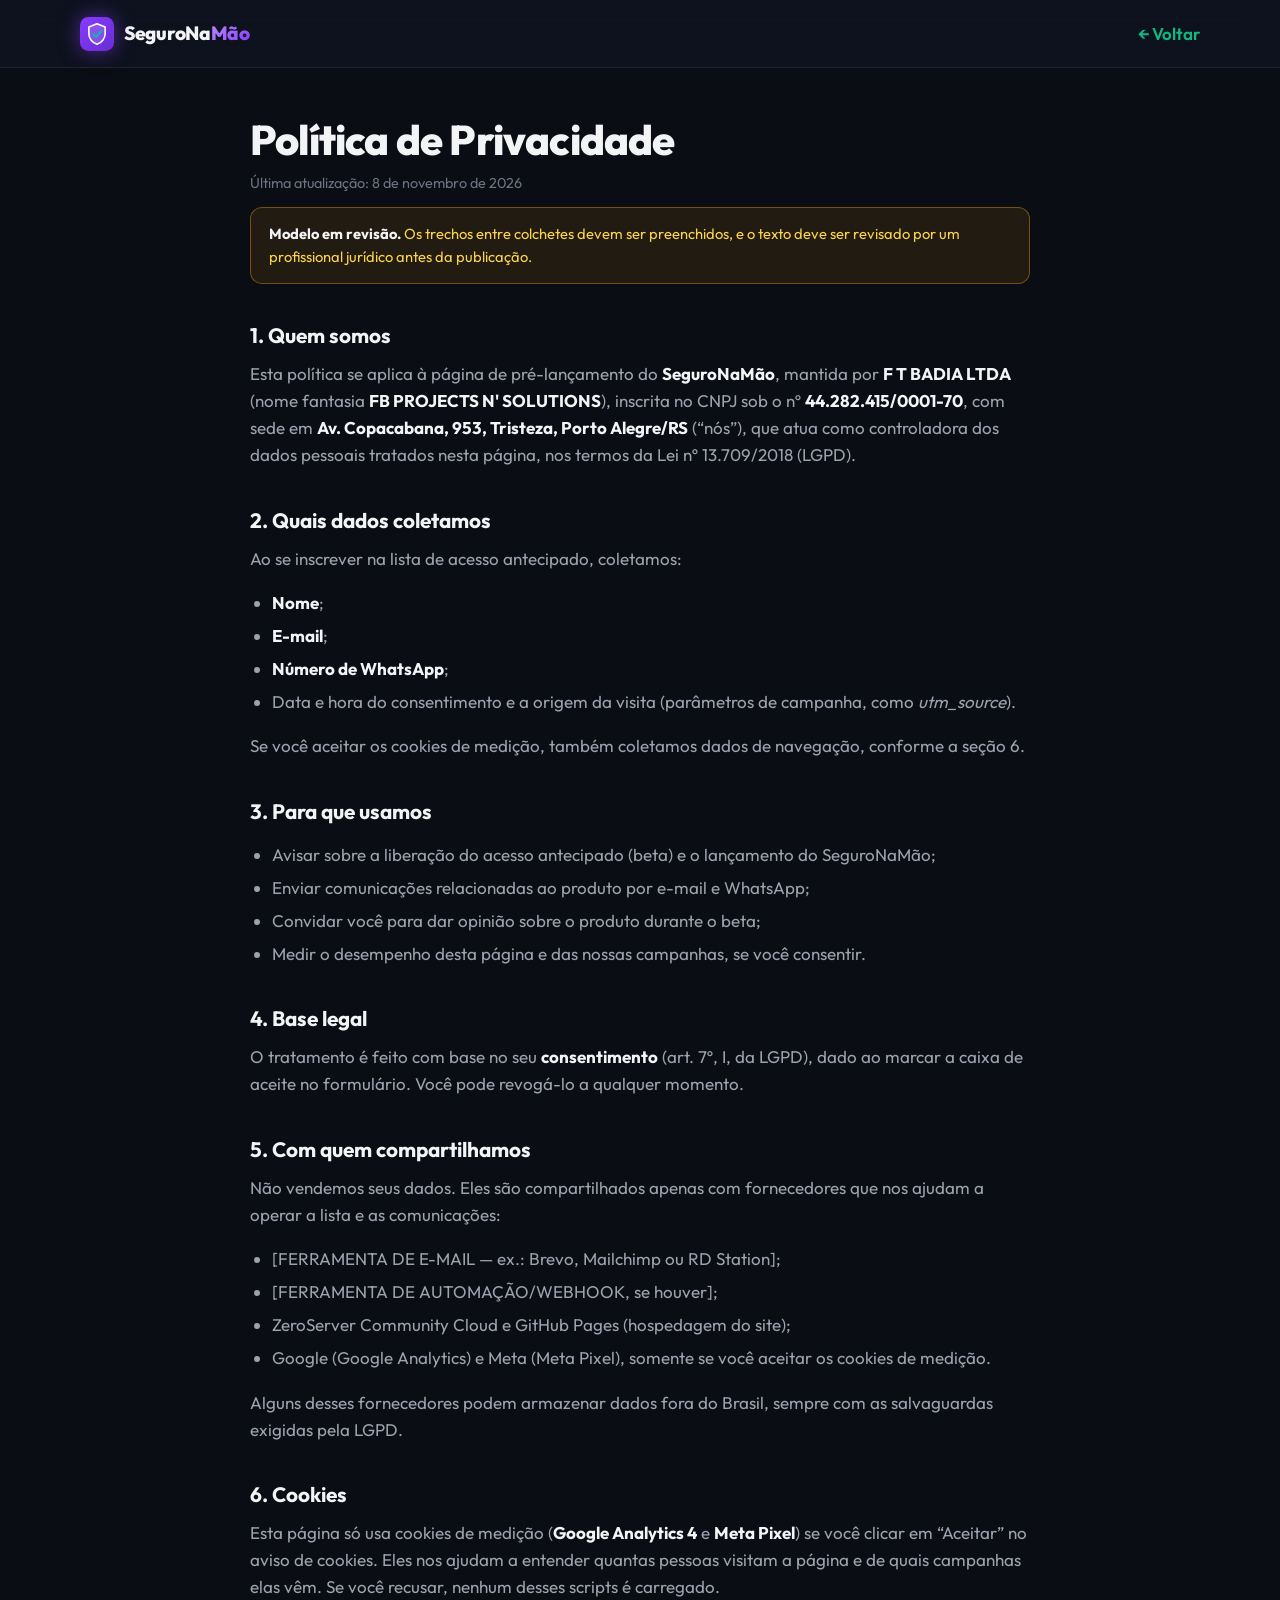
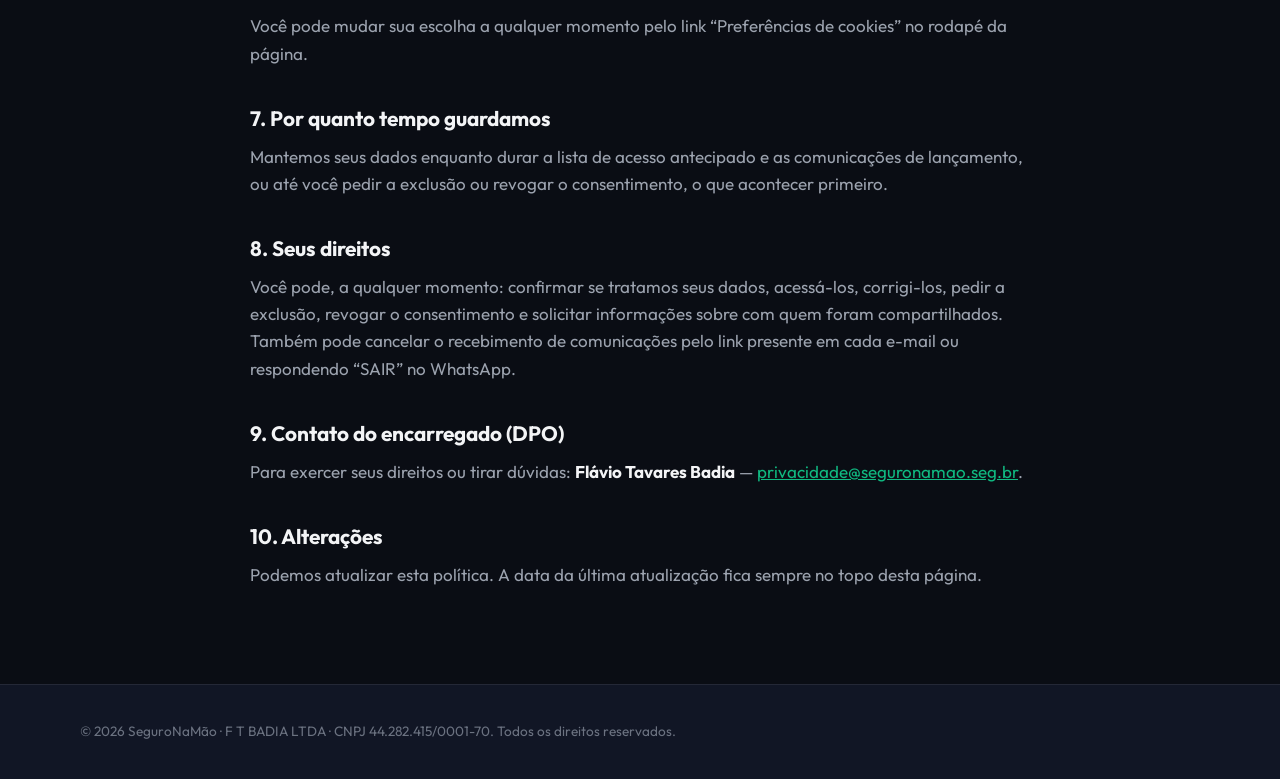
<file: privacidade.html>
<!doctype html>
<html lang="pt-BR">
<head>
  <meta charset="utf-8">
  <meta name="viewport" content="width=device-width, initial-scale=1">
  <title>Política de Privacidade — SeguroNaMão</title>
  <meta name="robots" content="noindex, nofollow">
  <meta name="theme-color" content="#0a0d14">
  <link rel="icon" href="assets/logo.svg" type="image/svg+xml">
  <link rel="preconnect" href="https://fonts.googleapis.com">
  <link rel="preconnect" href="https://fonts.gstatic.com" crossorigin>
  <link href="https://fonts.googleapis.com/css2?family=Outfit:wght@400;600;700;800&display=swap" rel="stylesheet">
  <link rel="stylesheet" href="css/styles.css">
  <style>
    .legal { padding: 48px 0 96px; }
    .legal h1 { font-size: clamp(1.9rem, 4vw, 2.6rem); font-weight: 800; letter-spacing: -0.8px; margin-bottom: 8px; }
    .legal h2 { font-size: 1.3rem; font-weight: 700; margin: 40px 0 12px; }
    .legal p, .legal li { color: var(--text-secondary); }
    .legal p + p { margin-top: 12px; }
    .legal ul { padding-left: 22px; display: grid; gap: 6px; }
    .legal strong { color: var(--text-primary); }
    .legal .updated { color: var(--text-muted); font-size: 0.9rem; }
    .draft-note {
      margin: 24px 0 8px; padding: 14px 18px; border-radius: 12px;
      border: 1px solid rgba(245, 158, 11, 0.4); background: rgba(245, 158, 11, 0.1);
      color: #fcd34d !important; font-size: 0.92rem;
    }
    .back { display: inline-flex; align-items: center; gap: 6px; min-height: 44px; text-decoration: none; font-weight: 600; }
  </style>
</head>
<body>
  <header class="site-header is-scrolled">
    <div class="container header-inner">
      <a class="brand" href="index.html" aria-label="SeguroNaMão — início">
        <img src="assets/logo.svg" alt="" width="34" height="34">
        <span class="brand-name">SeguroNa<span>Mão</span></span>
      </a>
      <a class="back" href="index.html">← Voltar</a>
    </div>
  </header>

  <main class="legal">
    <div class="container container-narrow">
      <h1>Política de Privacidade</h1>
      <p class="updated">Última atualização: 8 de novembro de 2026</p>

      <!-- REMOVER ESTE AVISO APÓS REVISÃO JURÍDICA -->
      <p class="draft-note"><strong>Modelo em revisão.</strong> Os trechos entre colchetes devem ser preenchidos, e o texto deve ser revisado por um profissional jurídico antes da publicação.</p>

      <h2>1. Quem somos</h2>
      <p>Esta política se aplica à página de pré-lançamento do <strong>SeguroNaMão</strong>, mantida por <strong>F T BADIA LTDA</strong> (nome fantasia <strong>FB PROJECTS N' SOLUTIONS</strong>), inscrita no CNPJ sob o nº <strong>44.282.415/0001-70</strong>, com sede em <strong>Av. Copacabana, 953, Tristeza, Porto Alegre/RS</strong> (“nós”), que atua como controladora dos dados pessoais tratados nesta página, nos termos da Lei nº 13.709/2018 (LGPD).</p>

      <h2>2. Quais dados coletamos</h2>
      <p>Ao se inscrever na lista de acesso antecipado, coletamos:</p>
      <ul>
        <li><strong>Nome</strong>;</li>
        <li><strong>E-mail</strong>;</li>
        <li><strong>Número de WhatsApp</strong>;</li>
        <li>Data e hora do consentimento e a origem da visita (parâmetros de campanha, como <em>utm_source</em>).</li>
      </ul>
      <p>Se você aceitar os cookies de medição, também coletamos dados de navegação, conforme a seção 6.</p>

      <h2>3. Para que usamos</h2>
      <ul>
        <li>Avisar sobre a liberação do acesso antecipado (beta) e o lançamento do SeguroNaMão;</li>
        <li>Enviar comunicações relacionadas ao produto por e-mail e WhatsApp;</li>
        <li>Convidar você para dar opinião sobre o produto durante o beta;</li>
        <li>Medir o desempenho desta página e das nossas campanhas, se você consentir.</li>
      </ul>

      <h2>4. Base legal</h2>
      <p>O tratamento é feito com base no seu <strong>consentimento</strong> (art. 7º, I, da LGPD), dado ao marcar a caixa de aceite no formulário. Você pode revogá-lo a qualquer momento.</p>

      <h2>5. Com quem compartilhamos</h2>
      <p>Não vendemos seus dados. Eles são compartilhados apenas com fornecedores que nos ajudam a operar a lista e as comunicações:</p>
      <ul>
        <li>[FERRAMENTA DE E-MAIL — ex.: Brevo, Mailchimp ou RD Station];</li>
        <li>[FERRAMENTA DE AUTOMAÇÃO/WEBHOOK, se houver];</li>
        <li>ZeroServer Community Cloud e GitHub Pages (hospedagem do site);</li>
        <li>Google (Google Analytics) e Meta (Meta Pixel), somente se você aceitar os cookies de medição.</li>
      </ul>
      <p>Alguns desses fornecedores podem armazenar dados fora do Brasil, sempre com as salvaguardas exigidas pela LGPD.</p>

      <h2 id="cookies">6. Cookies</h2>
      <p>Esta página só usa cookies de medição (<strong>Google Analytics 4</strong> e <strong>Meta Pixel</strong>) se você clicar em “Aceitar” no aviso de cookies. Eles nos ajudam a entender quantas pessoas visitam a página e de quais campanhas elas vêm. Se você recusar, nenhum desses scripts é carregado.</p>
      <p>Você pode mudar sua escolha a qualquer momento pelo link “Preferências de cookies” no rodapé da página.</p>

      <h2>7. Por quanto tempo guardamos</h2>
      <p>Mantemos seus dados enquanto durar a lista de acesso antecipado e as comunicações de lançamento, ou até você pedir a exclusão ou revogar o consentimento, o que acontecer primeiro.</p>

      <h2>8. Seus direitos</h2>
      <p>Você pode, a qualquer momento: confirmar se tratamos seus dados, acessá-los, corrigi-los, pedir a exclusão, revogar o consentimento e solicitar informações sobre com quem foram compartilhados. Também pode cancelar o recebimento de comunicações pelo link presente em cada e-mail ou respondendo “SAIR” no WhatsApp.</p>

      <h2>9. Contato do encarregado (DPO)</h2>
      <p>Para exercer seus direitos ou tirar dúvidas: <strong>Flávio Tavares Badia</strong> — <a href="mailto:privacidade@seguronamao.seg.br">privacidade@seguronamao.seg.br</a>.</p>

      <h2>10. Alterações</h2>
      <p>Podemos atualizar esta política. A data da última atualização fica sempre no topo desta página.</p>
    </div>
  </main>

  <footer class="site-footer">
    <div class="container footer-inner">
      <p class="footer-copy">© 2026 SeguroNaMão · F T BADIA LTDA · CNPJ 44.282.415/0001-70. Todos os direitos reservados.</p>
    </div>
  </footer>
</body>
</html>
</file>
<file: css/styles.css>
/* =========================================================
   SeguroNaMão — Landing page de pré-lançamento
   Tokens conforme docs/design-system-e-diretrizes.md (tema escuro fixo)
   ========================================================= */

:root {
  --font-family: 'Outfit', -apple-system, BlinkMacSystemFont, 'Segoe UI', Roboto, Helvetica, Arial, sans-serif;

  --brand-violet: #863bff;
  --brand-violet-dark: #6a2dd4;

  --bg-primary: #0a0d14;
  --bg-secondary: #111625;
  --bg-card: rgba(22, 28, 45, 0.7);
  --bg-glass: rgba(17, 22, 37, 0.6);
  --border-color: rgba(255, 255, 255, 0.08);

  --text-primary: #f3f4f6;
  --text-secondary: #9ca3af;
  --text-muted: #6b7280;

  --accent-color: #10b981;
  --accent-glow: rgba(16, 185, 129, 0.15);
  --secondary-accent: #06b6d4;
  --secondary-accent-glow: rgba(6, 182, 212, 0.15);

  --danger-color: #ef4444;
  --danger-glow: rgba(239, 68, 68, 0.15);
  --warning-color: #f59e0b;

  --shadow-sm: 0 2px 8px rgba(0, 0, 0, 0.15);
  --shadow-md: 0 4px 20px rgba(0, 0, 0, 0.25);
  --shadow-lg: 0 10px 30px rgba(0, 0, 0, 0.4);
  --shadow-glow: 0 0 20px rgba(16, 185, 129, 0.2);

  --border-radius-sm: 8px;
  --border-radius-md: 14px;
  --border-radius-lg: 24px;

  --transition-fast: 0.15s ease;
  --transition-normal: 0.25s cubic-bezier(0.4, 0, 0.2, 1);

  --container: 1160px;
  --gutter: 20px;
  --header-h: 68px;

  color-scheme: dark;
}

/* ---------- Base ---------- */
*,
*::before,
*::after { box-sizing: border-box; }

html {
  scroll-behavior: smooth;
  scroll-padding-top: calc(var(--header-h) + 12px);
  -webkit-text-size-adjust: 100%;
}

body {
  margin: 0;
  font-family: var(--font-family);
  font-size: 1.0625rem;
  line-height: 1.6;
  color: var(--text-primary);
  background: var(--bg-primary);
  -webkit-font-smoothing: antialiased;
  -webkit-tap-highlight-color: transparent;
  overflow-x: hidden;
}

img, svg { display: block; max-width: 100%; }

a { color: var(--accent-color); }

h1, h2, h3 { margin: 0; line-height: 1.15; color: var(--text-primary); }

p { margin: 0; }

:focus-visible {
  outline: 2px solid var(--secondary-accent);
  outline-offset: 3px;
  border-radius: 6px;
}

.skip-link {
  position: absolute;
  left: 12px;
  top: -60px;
  z-index: 100;
  padding: 10px 16px;
  background: var(--bg-secondary);
  color: var(--text-primary);
  border-radius: var(--border-radius-sm);
}
.skip-link:focus { top: 12px; }

.container {
  width: 100%;
  max-width: var(--container);
  margin: 0 auto;
  padding: 0 var(--gutter);
}
.container-narrow { max-width: 820px; }

.text-gradient {
  background: linear-gradient(135deg, var(--text-primary) 10%, var(--accent-color) 60%, var(--secondary-accent) 100%);
  -webkit-background-clip: text;
  background-clip: text;
  -webkit-text-fill-color: transparent;
}

.overline {
  font-size: 0.875rem;
  font-weight: 700;
  letter-spacing: 0.75px;
  text-transform: uppercase;
  color: var(--accent-color);
  margin-bottom: 12px;
}

/* ---------- Botões ---------- */
.btn {
  display: inline-flex;
  align-items: center;
  justify-content: center;
  gap: 10px;
  min-height: 48px;
  padding: 14px 28px;
  font-family: var(--font-family);
  font-size: 1rem;
  font-weight: 700;
  line-height: 1.2;
  border-radius: var(--border-radius-md);
  cursor: pointer;
  text-decoration: none;
  transition: transform var(--transition-normal), box-shadow var(--transition-normal),
    filter var(--transition-normal), background-color var(--transition-normal), border-color var(--transition-normal);
}

.btn-primary {
  background: linear-gradient(135deg, var(--accent-color), var(--secondary-accent));
  color: #fff;
  border: none;
  box-shadow: var(--shadow-sm);
}
.btn-primary:hover {
  transform: translateY(-2px);
  box-shadow: var(--shadow-glow);
  filter: brightness(1.1);
}

.btn-secondary {
  background-color: rgba(255, 255, 255, 0.05);
  border: 1px solid var(--border-color);
  color: var(--text-primary);
  font-weight: 600;
}
.btn-secondary:hover {
  background-color: rgba(255, 255, 255, 0.1);
  border-color: rgba(255, 255, 255, 0.2);
  transform: translateY(-2px);
}

.btn-sm { min-height: 44px; padding: 10px 18px; font-size: 0.95rem; }
.btn-block { width: 100%; }

.btn:disabled { cursor: progress; opacity: 0.85; transform: none; }

.spinner {
  display: none;
  width: 18px;
  height: 18px;
  border: 2.5px solid rgba(255, 255, 255, 0.4);
  border-top-color: #fff;
  border-radius: 50%;
  animation: spin 0.7s linear infinite;
}
.btn.is-loading .spinner { display: inline-block; }
@keyframes spin { to { transform: rotate(360deg); } }

/* ---------- Pílulas e badges ---------- */
.pill {
  display: inline-flex;
  align-items: center;
  gap: 10px;
  padding: 7px 14px;
  font-size: 0.85rem;
  font-weight: 600;
  color: var(--text-primary);
  background: rgba(134, 59, 255, 0.12);
  border: 1px solid rgba(134, 59, 255, 0.35);
  border-radius: 999px;
}

.pulse-indicator {
  width: 8px;
  height: 8px;
  flex: none;
  border-radius: 50%;
  background-color: var(--accent-color);
  animation: pulse-glow 2s infinite ease-in-out;
}
@keyframes pulse-glow {
  0% { opacity: 0.6; box-shadow: 0 0 0 0 rgba(16, 185, 129, 0.4); }
  70% { opacity: 1; box-shadow: 0 0 0 8px rgba(16, 185, 129, 0); }
  100% { opacity: 0.6; box-shadow: 0 0 0 0 rgba(16, 185, 129, 0); }
}

.badge-plate {
  background: linear-gradient(135deg, rgba(6, 182, 212, 0.15), rgba(16, 185, 129, 0.15));
  border: 1px solid rgba(16, 185, 129, 0.3);
  color: var(--accent-color);
  font-size: 0.8rem;
  font-weight: 800;
  padding: 3px 9px;
  border-radius: 6px;
  letter-spacing: 0.5px;
  font-family: ui-monospace, SFMono-Regular, Menlo, monospace;
}

.badge-kind {
  background: rgba(134, 59, 255, 0.15);
  border: 1px solid rgba(134, 59, 255, 0.35);
  color: #c4a5ff;
  font-size: 0.72rem;
  font-weight: 700;
  padding: 3px 9px;
  border-radius: 6px;
  letter-spacing: 0.4px;
}

.badge-active {
  background-color: rgba(16, 185, 129, 0.15);
  color: var(--accent-color);
  font-size: 0.7rem;
  font-weight: 700;
  padding: 3px 10px;
  border-radius: 20px;
}

/* ---------- Cartão glass ---------- */
.glass-card {
  background: var(--bg-card);
  border: 1px solid var(--border-color);
  border-radius: var(--border-radius-lg);
  -webkit-backdrop-filter: blur(12px);
  backdrop-filter: blur(12px);
  box-shadow: var(--shadow-md);
  padding: 28px;
  transition: transform var(--transition-normal), border-color var(--transition-normal), box-shadow var(--transition-normal);
}
.glass-card:hover {
  transform: translateY(-4px);
  border-color: rgba(16, 185, 129, 0.35);
  box-shadow: var(--shadow-lg), 0 0 20px rgba(16, 185, 129, 0.15);
}

/* ---------- Header ---------- */
.site-header {
  position: sticky;
  top: 0;
  z-index: 50;
  height: var(--header-h);
  border-bottom: 1px solid transparent;
  transition: background-color var(--transition-normal), border-color var(--transition-normal);
}
.site-header.is-scrolled {
  background: var(--bg-glass);
  -webkit-backdrop-filter: blur(16px);
  backdrop-filter: blur(16px);
  border-bottom-color: var(--border-color);
}

.header-inner {
  height: 100%;
  display: flex;
  align-items: center;
  justify-content: space-between;
  gap: 16px;
}

.brand {
  display: inline-flex;
  align-items: center;
  gap: 10px;
  text-decoration: none;
  min-height: 44px;
}
.brand img { filter: drop-shadow(0 0 10px rgba(134, 59, 255, 0.55)); }
.brand-name {
  font-size: 1.2rem;
  font-weight: 800;
  letter-spacing: -0.3px;
  color: var(--text-primary);
}
.brand-name span {
  background: linear-gradient(135deg, #b78cff, var(--brand-violet));
  -webkit-background-clip: text;
  background-clip: text;
  -webkit-text-fill-color: transparent;
}

.site-nav {
  display: flex;
  align-items: center;
  gap: 28px;
}
.site-nav a:not(.btn) {
  color: var(--text-secondary);
  text-decoration: none;
  font-weight: 500;
  font-size: 0.97rem;
  transition: color var(--transition-fast);
}
.site-nav a:not(.btn):hover { color: var(--text-primary); }

.nav-toggle {
  display: none;
  width: 44px;
  height: 44px;
  padding: 0;
  border: 1px solid var(--border-color);
  border-radius: var(--border-radius-sm);
  background: rgba(255, 255, 255, 0.04);
  cursor: pointer;
  position: relative;
}
.nav-toggle span {
  position: absolute;
  left: 12px;
  right: 12px;
  height: 2px;
  background: var(--text-primary);
  border-radius: 2px;
  transition: transform var(--transition-normal), top var(--transition-normal);
}
.nav-toggle span:first-child { top: 17px; }
.nav-toggle span:last-child { top: 25px; }
.nav-toggle[aria-expanded="true"] span:first-child { top: 21px; transform: rotate(45deg); }
.nav-toggle[aria-expanded="true"] span:last-child { top: 21px; transform: rotate(-45deg); }

/* ---------- Hero ---------- */
.hero {
  position: relative;
  padding: 56px 0 88px;
  overflow: hidden;
}
.hero-glow {
  position: absolute;
  inset: -20% -10% auto;
  height: 900px;
  background:
    radial-gradient(600px 420px at 78% 30%, rgba(134, 59, 255, 0.28), transparent 70%),
    radial-gradient(520px 380px at 62% 62%, rgba(16, 185, 129, 0.14), transparent 70%),
    radial-gradient(420px 320px at 12% 8%, rgba(6, 182, 212, 0.10), transparent 70%);
  pointer-events: none;
}
.hero::after {
  content: "";
  position: absolute;
  inset: 0;
  background-image:
    linear-gradient(rgba(255, 255, 255, 0.025) 1px, transparent 1px),
    linear-gradient(90deg, rgba(255, 255, 255, 0.025) 1px, transparent 1px);
  background-size: 56px 56px;
  -webkit-mask-image: radial-gradient(ellipse at 60% 30%, #000 20%, transparent 70%);
  mask-image: radial-gradient(ellipse at 60% 30%, #000 20%, transparent 70%);
  pointer-events: none;
}

.hero-inner {
  position: relative;
  z-index: 1;
  display: grid;
  grid-template-columns: 1.1fr 0.9fr;
  align-items: center;
  gap: 56px;
}

.hero-copy .pill { margin-bottom: 24px; }

.hero h1 {
  font-size: clamp(2.25rem, 5vw, 3.6rem);
  font-weight: 800;
  letter-spacing: -1.2px;
  line-height: 1.08;
}
.hero h1 .text-gradient { display: block; margin-top: 6px; }

.lead {
  margin-top: 22px;
  max-width: 34em;
  font-size: clamp(1.05rem, 1.6vw, 1.2rem);
  color: var(--text-secondary);
}

.hero-actions {
  display: flex;
  flex-wrap: wrap;
  gap: 12px;
  margin-top: 32px;
}

.hero-points {
  display: flex;
  flex-wrap: wrap;
  gap: 10px 22px;
  margin: 28px 0 0;
  padding: 0;
  list-style: none;
  color: var(--text-secondary);
  font-size: 0.95rem;
  font-weight: 500;
}
.hero-points li,
.benefits li { display: flex; align-items: center; gap: 8px; }
.hero-points svg,
.benefits svg {
  width: 20px;
  height: 20px;
  flex: none;
  fill: none;
  stroke: var(--accent-color);
  stroke-width: 2.4;
  stroke-linecap: round;
  stroke-linejoin: round;
}

/* ---------- Mockup do celular ---------- */
.hero-visual {
  display: flex;
  flex-direction: column;
  align-items: center;
}

.phone {
  position: relative;
  width: 100%;
  max-width: 330px;
  aspect-ratio: 9 / 18.5;
  padding: 12px;
  border-radius: 46px;
  background: linear-gradient(160deg, #2a2f40, #11141d 45%, #1d2130);
  box-shadow:
    0 0 0 1px rgba(255, 255, 255, 0.08),
    0 40px 80px -20px rgba(0, 0, 0, 0.7),
    0 0 90px -10px rgba(134, 59, 255, 0.35);
  animation: float 7s ease-in-out infinite;
}
@keyframes float {
  0%, 100% { transform: translateY(0) rotate(-1.2deg); }
  50% { transform: translateY(-12px) rotate(-0.4deg); }
}

.phone-notch {
  position: absolute;
  top: 22px;
  left: 50%;
  width: 92px;
  height: 26px;
  transform: translateX(-50%);
  background: #05070b;
  border-radius: 20px;
  z-index: 2;
}

.phone-screen {
  height: 100%;
  overflow: hidden;
  border-radius: 36px;
  background:
    radial-gradient(260px 200px at 80% 0%, rgba(134, 59, 255, 0.18), transparent 70%),
    var(--bg-primary);
  padding: 56px 14px 14px;
  display: flex;
  flex-direction: column;
  gap: 12px;
}

.app-top {
  display: flex;
  align-items: center;
  gap: 8px;
  font-size: 0.95rem;
  font-weight: 700;
}

.app-search {
  display: flex;
  align-items: center;
  gap: 8px;
  height: 44px;
  padding: 0 12px;
  border-radius: 12px;
  background: var(--bg-secondary);
  border: 1px solid rgba(16, 185, 129, 0.45);
  box-shadow: 0 0 0 3px var(--accent-glow);
  color: var(--text-muted);
}
.app-query {
  color: var(--text-primary);
  font-weight: 600;
  font-size: 0.95rem;
  white-space: nowrap;
}
.caret {
  width: 2px;
  height: 18px;
  margin-left: -6px;
  background: var(--accent-color);
  animation: blink 1s steps(1) infinite;
}
@keyframes blink { 50% { opacity: 0; } }

.app-chips { display: flex; gap: 6px; flex-wrap: wrap; }
.chip {
  font-size: 0.7rem;
  font-weight: 600;
  padding: 4px 10px;
  border-radius: 999px;
  border: 1px solid var(--border-color);
  color: var(--text-secondary);
  background: rgba(255, 255, 255, 0.03);
}
.chip.is-active {
  color: var(--accent-color);
  border-color: rgba(16, 185, 129, 0.4);
  background: var(--accent-glow);
}

.app-results {
  display: flex;
  flex-direction: column;
  gap: 10px;
  opacity: 0;
  transform: translateY(8px);
  transition: opacity 0.35s ease, transform 0.35s ease;
}
.app-results.is-ready { opacity: 1; transform: none; }

.app-count {
  font-size: 0.72rem;
  font-weight: 600;
  color: var(--text-muted);
  text-transform: uppercase;
  letter-spacing: 0.6px;
}

.policy-card {
  padding: 12px;
  border-radius: 14px;
  background: var(--bg-card);
  border: 1px solid var(--border-color);
}
.policy-card[data-kind="auto"] {
  border-color: rgba(16, 185, 129, 0.3);
  box-shadow: 0 0 24px -6px rgba(16, 185, 129, 0.25);
}
.policy-head {
  display: flex;
  align-items: center;
  justify-content: space-between;
  margin-bottom: 8px;
}
.policy-holder { font-weight: 700; font-size: 0.95rem; line-height: 1.3; }
.policy-object { font-size: 0.76rem; color: var(--text-secondary); line-height: 1.4; }

.policy-grid {
  display: grid;
  grid-template-columns: 1fr 1fr;
  gap: 8px;
  margin: 10px 0 0;
}
.policy-grid div { min-width: 0; }
.policy-grid dt {
  font-size: 0.62rem;
  text-transform: uppercase;
  letter-spacing: 0.5px;
  color: var(--text-muted);
}
.policy-grid dd {
  margin: 1px 0 0;
  font-size: 0.78rem;
  font-weight: 600;
  white-space: nowrap;
  overflow: hidden;
  text-overflow: ellipsis;
}
.policy-insurer {
  grid-column: 1 / -1;
  padding: 7px 9px;
  border-radius: 9px;
  background: linear-gradient(135deg, rgba(16, 185, 129, 0.12), rgba(6, 182, 212, 0.08));
  border: 1px solid rgba(16, 185, 129, 0.25);
}
.policy-insurer dd { font-size: 0.92rem; font-weight: 800; color: var(--accent-color); }

.policy-action {
  display: flex;
  align-items: center;
  justify-content: center;
  gap: 6px;
  margin-top: 10px;
  height: 34px;
  border-radius: 10px;
  font-size: 0.76rem;
  font-weight: 700;
  color: #fff;
  background: linear-gradient(135deg, var(--accent-color), var(--secondary-accent));
}

.mock-note {
  margin-top: 22px;
  font-size: 0.78rem;
  color: var(--text-muted);
}

/* ---------- Seções ---------- */
.section { padding: 96px 0; position: relative; }
.section-alt {
  background: linear-gradient(180deg, transparent, rgba(17, 22, 37, 0.65) 18%, rgba(17, 22, 37, 0.65) 82%, transparent);
}

.section-head {
  max-width: 720px;
  margin: 0 auto 52px;
  text-align: center;
}
.section-head h2 {
  font-size: clamp(1.75rem, 3.4vw, 2.4rem);
  font-weight: 700;
  letter-spacing: -0.5px;
}
.section-lead {
  margin-top: 16px;
  color: var(--text-secondary);
  font-size: 1.08rem;
}
.section-lead em { color: var(--text-primary); font-style: normal; font-weight: 600; }

/* Antes x Depois */
.compare {
  display: grid;
  grid-template-columns: 1fr auto 1fr;
  align-items: stretch;
  gap: 20px;
}
.compare-card {
  padding: 30px;
  border-radius: var(--border-radius-lg);
  border: 1px solid var(--border-color);
  background: var(--bg-card);
  display: flex;
  flex-direction: column;
}
.compare-before { border-color: rgba(239, 68, 68, 0.22); }
.compare-after {
  border-color: rgba(16, 185, 129, 0.35);
  box-shadow: 0 0 40px -12px rgba(16, 185, 129, 0.3);
}
.compare-card header { margin-bottom: 18px; }
.compare-tag {
  display: inline-block;
  font-size: 0.75rem;
  font-weight: 700;
  text-transform: uppercase;
  letter-spacing: 0.6px;
  padding: 4px 10px;
  border-radius: 999px;
  margin-bottom: 12px;
}
.compare-before .compare-tag { color: #fca5a5; background: var(--danger-glow); }
.compare-after .compare-tag { color: var(--accent-color); background: var(--accent-glow); }
.compare-card h3 { font-size: 1.4rem; font-weight: 600; letter-spacing: -0.25px; }

.steps-list {
  margin: 0;
  padding: 0;
  list-style: none;
  counter-reset: step;
  display: grid;
  gap: 12px;
  flex: 1;
}
.steps-list li {
  counter-increment: step;
  position: relative;
  padding-left: 38px;
  color: var(--text-secondary);
}
.steps-list li::before {
  content: counter(step);
  position: absolute;
  left: 0;
  top: 1px;
  width: 26px;
  height: 26px;
  border-radius: 50%;
  display: grid;
  place-items: center;
  font-size: 0.8rem;
  font-weight: 700;
}
.compare-before .steps-list li::before { background: rgba(255, 255, 255, 0.06); color: var(--text-muted); }
.compare-after .steps-list li::before { background: var(--accent-glow); color: var(--accent-color); }

.compare-result {
  margin-top: 22px;
  padding-top: 18px;
  border-top: 1px solid var(--border-color);
  color: var(--text-secondary);
}
.compare-before .compare-result strong { color: #fca5a5; }
.compare-after .compare-result strong { color: var(--accent-color); }

.compare-arrow {
  align-self: center;
  width: 48px;
  height: 48px;
  border-radius: 50%;
  display: grid;
  place-items: center;
  color: var(--accent-color);
  background: var(--bg-secondary);
  border: 1px solid var(--border-color);
}
.compare-arrow svg { width: 22px; height: 22px; }

/* Como funciona */
.how {
  margin: 0;
  padding: 0;
  list-style: none;
  display: grid;
  grid-template-columns: repeat(3, 1fr);
  gap: 20px;
}
.how-num {
  display: grid;
  place-items: center;
  width: 44px;
  height: 44px;
  margin-bottom: 20px;
  border-radius: 12px;
  font-weight: 800;
  font-size: 1.1rem;
  color: #fff;
  background: linear-gradient(135deg, var(--brand-violet), var(--brand-violet-dark));
  box-shadow: 0 0 22px rgba(134, 59, 255, 0.4);
}
.how-step h3,
.feature h3 { font-size: 1.3rem; font-weight: 600; letter-spacing: -0.25px; margin-bottom: 10px; }
.how-step p,
.feature p { color: var(--text-secondary); font-size: 1rem; }

/* Recursos */
.features {
  display: grid;
  grid-template-columns: repeat(3, 1fr);
  gap: 20px;
}
.feature-icon {
  width: 48px;
  height: 48px;
  margin-bottom: 20px;
  border-radius: 14px;
  display: grid;
  place-items: center;
  color: var(--accent-color);
  background: linear-gradient(135deg, rgba(16, 185, 129, 0.16), rgba(6, 182, 212, 0.1));
  border: 1px solid rgba(16, 185, 129, 0.25);
}
.feature-icon svg { width: 24px; height: 24px; }

/* ---------- Acesso antecipado ---------- */
.cta-panel {
  position: relative;
  display: grid;
  grid-template-columns: 1fr 1fr;
  gap: 48px;
  align-items: center;
  padding: 56px;
  border-radius: 32px;
  border: 1px solid rgba(134, 59, 255, 0.3);
  background:
    radial-gradient(520px 340px at 0% 0%, rgba(134, 59, 255, 0.22), transparent 70%),
    radial-gradient(420px 300px at 100% 100%, rgba(16, 185, 129, 0.14), transparent 70%),
    var(--bg-secondary);
  box-shadow: var(--shadow-lg);
  overflow: hidden;
}
.cta-copy h2 {
  font-size: clamp(1.75rem, 3.2vw, 2.4rem);
  font-weight: 700;
  letter-spacing: -0.5px;
}
.cta-copy .section-lead { margin-top: 14px; }

.benefits {
  margin: 28px 0 0;
  padding: 0;
  list-style: none;
  display: grid;
  gap: 14px;
  color: var(--text-secondary);
}
.benefits li { align-items: flex-start; }
.benefits svg { margin-top: 3px; }
.benefits strong { color: var(--text-primary); font-weight: 600; }

.cta-form {
  padding: 30px;
  border-radius: var(--border-radius-lg);
  background: rgba(10, 13, 20, 0.6);
  border: 1px solid var(--border-color);
}

.lead-form { display: grid; gap: 16px; }
.lead-form.is-done { display: none; }

.field label {
  display: block;
  margin-bottom: 6px;
  font-size: 0.9rem;
  font-weight: 600;
}
.field input[type="text"],
.field input[type="email"],
.field input[type="tel"] {
  width: 100%;
  height: 50px;
  padding: 0 16px;
  font: inherit;
  font-size: 1rem;
  color: var(--text-primary);
  background: var(--bg-secondary);
  border: 1px solid var(--border-color);
  border-radius: 12px;
  transition: border-color var(--transition-fast), box-shadow var(--transition-fast);
}
.field input::placeholder { color: var(--text-muted); }
.field input:focus {
  outline: none;
  border-color: var(--accent-color);
  box-shadow: 0 0 0 3px var(--accent-glow);
}
.field.has-error input[type="text"],
.field.has-error input[type="email"],
.field.has-error input[type="tel"] {
  border-color: var(--danger-color);
  box-shadow: 0 0 0 3px var(--danger-glow);
}
.field-error {
  font-size: 0.82rem;
  color: #fca5a5;
  min-height: 0;
  margin-top: 4px;
}
.field-error:empty { display: none; }

.check {
  display: flex !important;
  gap: 12px;
  align-items: flex-start;
  font-size: 0.85rem !important;
  font-weight: 400 !important;
  line-height: 1.5;
  color: var(--text-secondary);
  cursor: pointer;
}
.check input {
  flex: none;
  width: 20px;
  height: 20px;
  margin: 1px 0 0;
  accent-color: var(--accent-color);
  cursor: pointer;
}
.check a { color: var(--accent-color); }

.hp {
  position: absolute !important;
  left: -9999px;
  width: 1px;
  height: 1px;
  overflow: hidden;
}

.form-status { font-size: 0.9rem; text-align: center; }
.form-status:empty { display: none; }
.form-status.is-error { color: #fca5a5; }

.lead-success { text-align: center; padding: 20px 4px; }
.success-icon {
  width: 64px;
  height: 64px;
  margin: 0 auto 18px;
  border-radius: 50%;
  display: grid;
  place-items: center;
  color: #fff;
  background: linear-gradient(135deg, var(--accent-color), var(--secondary-accent));
  box-shadow: 0 0 36px rgba(16, 185, 129, 0.45);
}
.success-icon svg { width: 30px; height: 30px; }
.lead-success h3 { font-size: 1.4rem; font-weight: 700; margin-bottom: 10px; }
.lead-success p { color: var(--text-secondary); }

/* ---------- FAQ ---------- */
.faq { display: grid; gap: 12px; }
.faq details {
  border: 1px solid var(--border-color);
  border-radius: var(--border-radius-md);
  background: var(--bg-card);
  transition: border-color var(--transition-normal);
}
.faq details[open] { border-color: rgba(16, 185, 129, 0.3); }
.faq summary {
  list-style: none;
  display: flex;
  align-items: center;
  justify-content: space-between;
  gap: 16px;
  min-height: 60px;
  padding: 16px 22px;
  font-weight: 600;
  font-size: 1.05rem;
  cursor: pointer;
}
.faq summary::-webkit-details-marker { display: none; }
.faq summary::after {
  content: "";
  flex: none;
  width: 10px;
  height: 10px;
  border-right: 2px solid var(--text-secondary);
  border-bottom: 2px solid var(--text-secondary);
  transform: rotate(45deg) translateY(-3px);
  transition: transform var(--transition-normal);
}
.faq details[open] summary::after { transform: rotate(-135deg) translateY(-3px); border-color: var(--accent-color); }
.faq details p { padding: 0 22px 20px; color: var(--text-secondary); }

/* ---------- Footer ---------- */
.site-footer {
  border-top: 1px solid var(--border-color);
  background: var(--bg-secondary);
  padding: 36px 0 calc(36px + env(safe-area-inset-bottom));
}
.footer-inner {
  display: flex;
  flex-wrap: wrap;
  align-items: center;
  justify-content: space-between;
  gap: 18px 32px;
}
.footer-links { display: flex; flex-wrap: wrap; gap: 4px 24px; }
.footer-links a {
  color: var(--text-secondary);
  text-decoration: none;
  font-size: 0.92rem;
  min-height: 44px;
  display: inline-flex;
  align-items: center;
}
.footer-links a:hover { color: var(--text-primary); }
.footer-copy { width: 100%; font-size: 0.85rem; color: var(--text-muted); }

/* ---------- Banner de cookies ---------- */
.cookie-banner {
  position: fixed;
  left: 16px;
  right: 16px;
  bottom: calc(16px + env(safe-area-inset-bottom));
  z-index: 60;
  max-width: 560px;
  margin: 0 auto;
  padding: 18px 20px;
  display: flex;
  flex-wrap: wrap;
  align-items: center;
  gap: 14px 18px;
  border-radius: var(--border-radius-md);
  border: 1px solid var(--border-color);
  background: rgba(17, 22, 37, 0.92);
  -webkit-backdrop-filter: blur(16px);
  backdrop-filter: blur(16px);
  box-shadow: var(--shadow-lg);
}
.cookie-banner[hidden] { display: none; }
.cookie-banner p { flex: 1 1 260px; font-size: 0.88rem; color: var(--text-secondary); }
.cookie-actions { display: flex; gap: 10px; }

/* ---------- Definição (O que é) ---------- */
.hero-copy .hero-overline { margin: -8px 0 14px; }

.section-define { padding: 72px 0 24px; }
.define {
  padding: 36px;
  border-radius: var(--border-radius-lg);
  border: 1px solid var(--border-color);
  background: var(--bg-card);
}
.define h2 {
  font-size: clamp(1.6rem, 3vw, 2.1rem);
  font-weight: 700;
  letter-spacing: -0.5px;
  margin-bottom: 16px;
}
.define p { color: var(--text-secondary); }
.define p + p { margin-top: 12px; }
.define strong { color: var(--text-primary); font-weight: 600; }
.define-lead { font-size: 1.1rem; }
.define-facts {
  display: grid;
  grid-template-columns: repeat(2, 1fr);
  gap: 12px;
  margin: 24px 0 0;
}
.define-facts div {
  padding: 14px 16px;
  border-radius: var(--border-radius-md);
  background: rgba(255, 255, 255, 0.03);
  border: 1px solid var(--border-color);
}
.define-facts dt {
  font-size: 0.75rem;
  font-weight: 700;
  text-transform: uppercase;
  letter-spacing: 0.6px;
  color: var(--accent-color);
}
.define-facts dd { margin: 4px 0 0; font-size: 0.95rem; color: var(--text-primary); }

/* ---------- Tabela comparativa ---------- */
.sr-only {
  position: absolute;
  width: 1px;
  height: 1px;
  padding: 0;
  margin: -1px;
  overflow: hidden;
  clip: rect(0, 0, 0, 0);
  white-space: nowrap;
  border: 0;
}
.table-wrap {
  border-radius: var(--border-radius-lg);
  border: 1px solid var(--border-color);
  background: var(--bg-card);
  overflow: hidden;
}
.compare-table {
  width: 100%;
  border-collapse: collapse;
  font-size: 0.98rem;
}
.compare-table th,
.compare-table td {
  padding: 16px 20px;
  text-align: left;
  vertical-align: top;
  border-bottom: 1px solid var(--border-color);
}
.compare-table tbody tr:last-child th,
.compare-table tbody tr:last-child td { border-bottom: none; }
.compare-table thead th {
  font-size: 0.95rem;
  font-weight: 700;
  background: rgba(255, 255, 255, 0.03);
}
.compare-table thead th span {
  display: block;
  font-size: 0.8rem;
  font-weight: 500;
  color: var(--text-muted);
}
.compare-table thead th:nth-child(2) { color: #fca5a5; }
.compare-table thead th:nth-child(3) { color: var(--accent-color); }
.compare-table tbody th { font-weight: 600; width: 22%; color: var(--text-primary); }
.compare-table td { color: var(--text-secondary); width: 39%; }
.compare-table td:last-child {
  color: var(--text-primary);
  background: rgba(16, 185, 129, 0.05);
}

@media (max-width: 720px) {
  .define { padding: 24px 18px; }
  .define-facts { grid-template-columns: 1fr; }

  .compare-table thead { display: none; }
  .compare-table,
  .compare-table tbody,
  .compare-table tr,
  .compare-table th,
  .compare-table td { display: block; width: 100%; }
  .compare-table tr { border-bottom: 1px solid var(--border-color); padding: 6px 0; }
  .compare-table tbody tr:last-child { border-bottom: none; }
  .compare-table th, .compare-table td { border-bottom: none; padding: 8px 18px; }
  .compare-table tbody th,
  .compare-table td { width: 100%; }
  .compare-table tbody th { padding-top: 14px; font-size: 1.02rem; }
  .compare-table td::before {
    content: attr(data-label);
    display: block;
    font-size: 0.72rem;
    font-weight: 700;
    text-transform: uppercase;
    letter-spacing: 0.5px;
    margin-bottom: 2px;
  }
  .compare-table td:nth-of-type(1)::before { color: #fca5a5; }
  .compare-table td:last-child { background: transparent; }
  .compare-table td:last-child::before { color: var(--accent-color); }
}

/* Títulos H3 dentro das perguntas frequentes */
.faq summary h3 {
  font-size: inherit;
  font-weight: inherit;
  line-height: 1.4;
  letter-spacing: normal;
}

/* ---------- Revelação ao rolar ---------- */
.reveal {
  opacity: 0;
  transform: translateY(18px);
  transition: opacity 0.6s ease, transform 0.6s ease;
}
.reveal.is-visible { opacity: 1; transform: none; }

/* ---------- Responsivo ---------- */
@media (max-width: 1024px) {
  .features { grid-template-columns: repeat(2, 1fr); }
  .cta-panel { grid-template-columns: 1fr; padding: 40px; }
}

@media (max-width: 900px) {
  .hero { padding: 32px 0 72px; }
  .hero-inner { grid-template-columns: 1fr; gap: 48px; }
  .hero-copy { text-align: center; }
  .hero-copy .lead { margin-left: auto; margin-right: auto; }
  .hero-actions, .hero-points { justify-content: center; }

  .compare { grid-template-columns: 1fr; }
  .compare-arrow { transform: rotate(90deg); justify-self: center; }

  .how { grid-template-columns: 1fr; }

  .nav-toggle { display: block; }
  .site-nav {
    position: absolute;
    top: var(--header-h);
    left: 0;
    right: 0;
    flex-direction: column;
    align-items: stretch;
    gap: 4px;
    padding: 12px var(--gutter) 20px;
    background: rgba(10, 13, 20, 0.97);
    -webkit-backdrop-filter: blur(16px);
    backdrop-filter: blur(16px);
    border-bottom: 1px solid var(--border-color);
    opacity: 0;
    visibility: hidden;
    transform: translateY(-8px);
    transition: opacity var(--transition-normal), transform var(--transition-normal), visibility var(--transition-normal);
  }
  .site-nav.is-open { opacity: 1; visibility: visible; transform: none; }
  .site-nav a:not(.btn) {
    min-height: 48px;
    display: flex;
    align-items: center;
    font-size: 1.05rem;
    border-bottom: 1px solid var(--border-color);
  }
  .site-nav .btn { margin-top: 12px; }
  .site-header:has(.site-nav.is-open) { background: rgba(10, 13, 20, 0.97); }
}

@media (max-width: 640px) {
  :root { --gutter: 16px; }
  .section { padding: 72px 0; }
  .section-head { margin-bottom: 36px; }
  .hero h1 { letter-spacing: -0.8px; }
  .hero-actions .btn { flex: 1 1 100%; }
  .features { grid-template-columns: 1fr; }
  .glass-card, .compare-card { padding: 24px; }
  .cta-panel { padding: 28px 18px; border-radius: 24px; gap: 32px; }
  .cta-form { padding: 22px 16px; }
  .phone { max-width: 290px; }
  .cookie-actions { width: 100%; }
  .cookie-actions .btn { flex: 1; }
}

@media (prefers-reduced-motion: reduce) {
  html { scroll-behavior: auto; }
  *, *::before, *::after {
    animation-duration: 0.01ms !important;
    animation-iteration-count: 1 !important;
    transition-duration: 0.01ms !important;
  }
  .reveal { opacity: 1; transform: none; }
}
</file>
